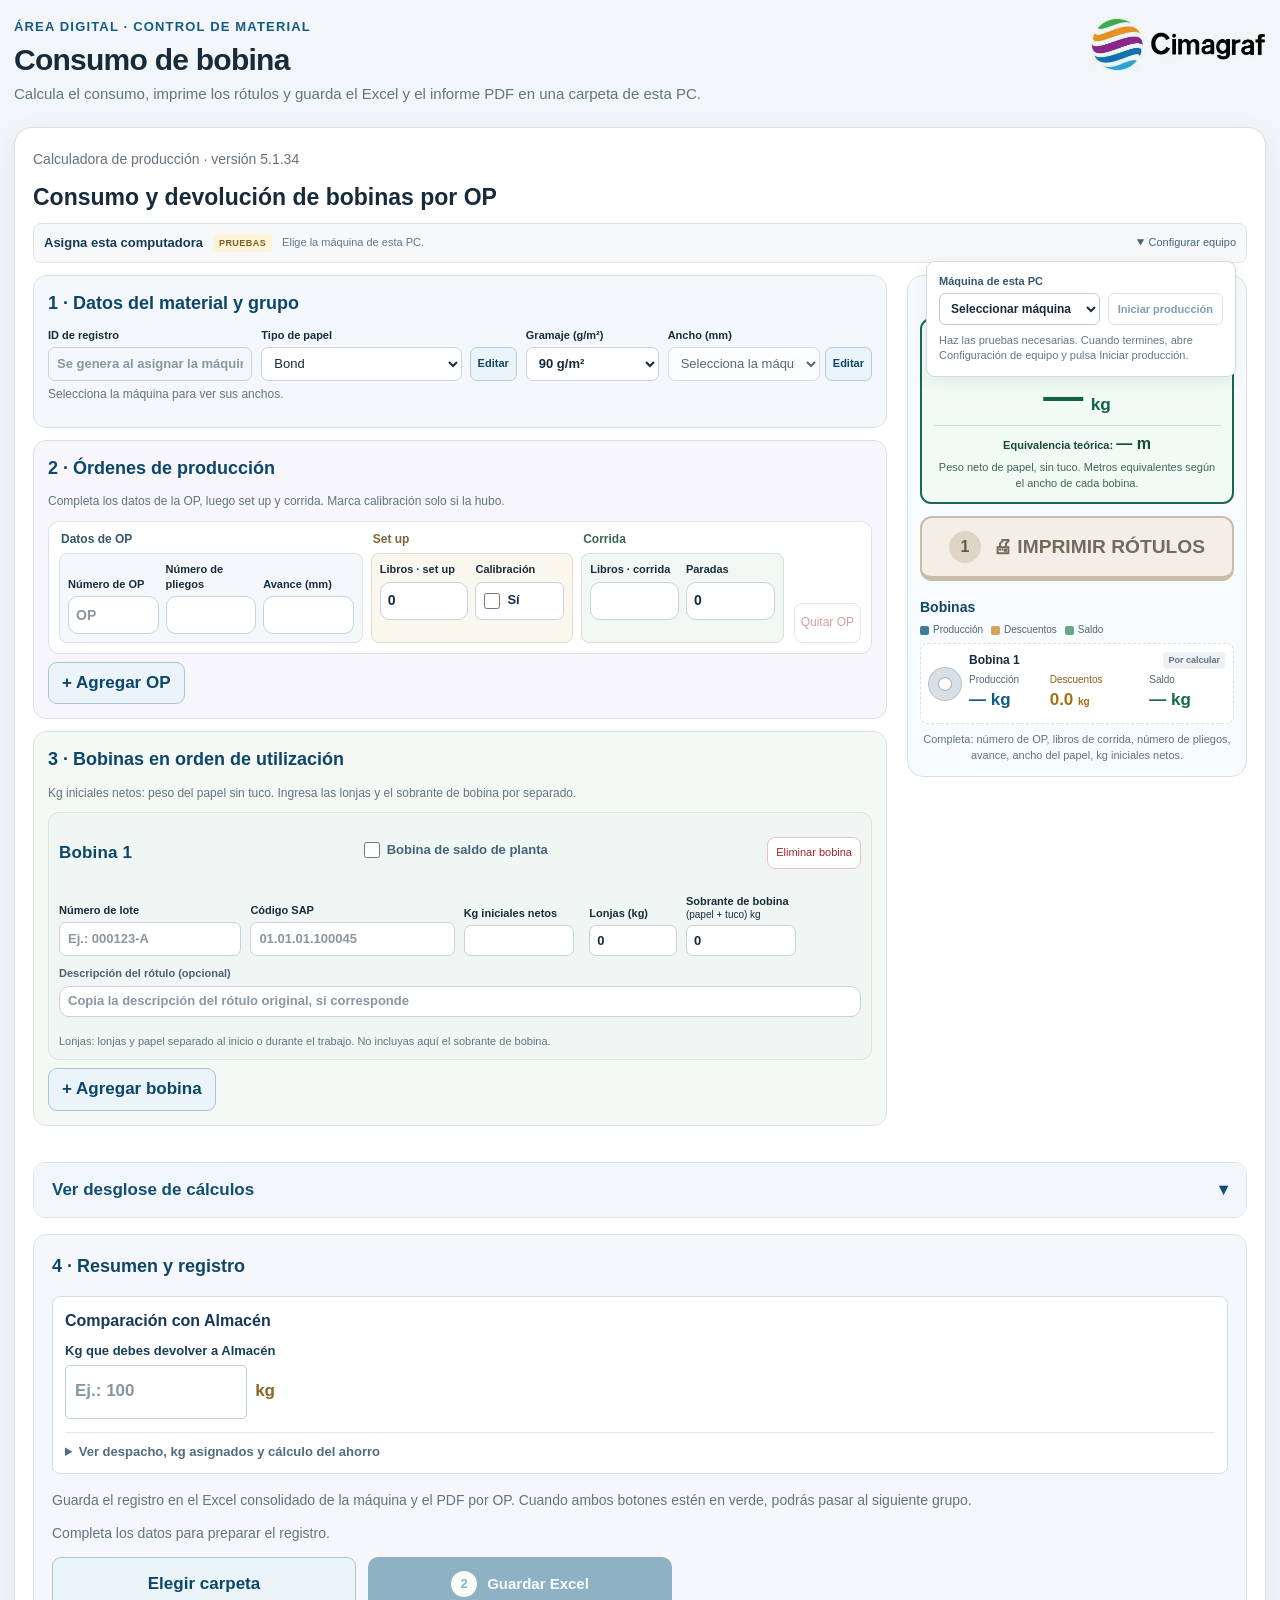
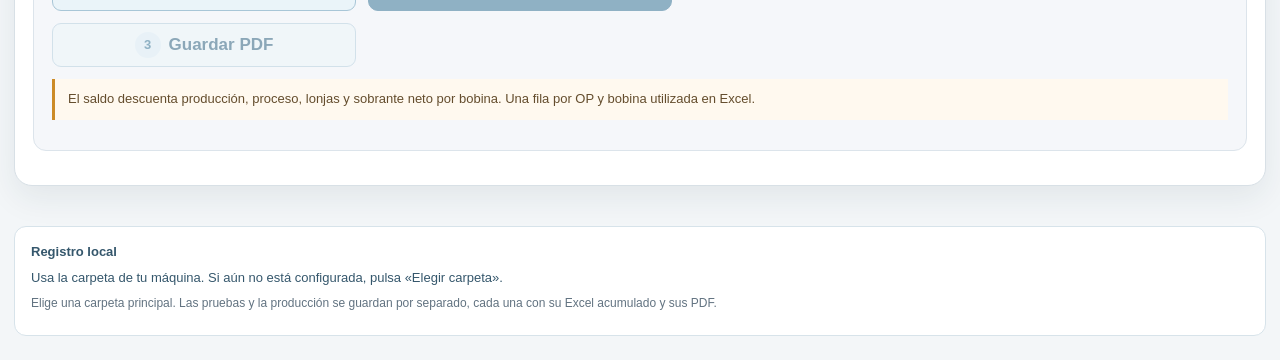
<file: index.html>
<!doctype html>
<html lang="es">
<head>
  <meta charset="utf-8">
  <meta name="viewport" content="width=device-width, initial-scale=1">
  <meta name="theme-color" content="#f4f6f8">
  <title>CIMAGRAF | Calculadora de consumo de bobinas</title>
  <meta name="description" content="Calculadora CIMAGRAF para consumo y devolución estimada de bobinas por orden de producción.">
  <meta property="og:type" content="website">
  <meta property="og:site_name" content="CIMAGRAF">
  <meta property="og:title" content="CIMAGRAF | Calculadora de consumo de bobinas">
  <meta property="og:description" content="Calcula metros, kilogramos consumidos y devolución estimada por OP.">
  <meta property="og:url" content="https://richard21ps.github.io/cimagraf-consumo-bobinas/">
  <meta name="twitter:card" content="summary">
  <meta name="twitter:title" content="CIMAGRAF | Calculadora de consumo de bobinas">
  <link rel="stylesheet" href="multi-bobinas.css?v=20261020-8333c40">
  <link rel="stylesheet" href="centrado-v26.css?v=2b90eeb">
<link rel="stylesheet" href="unico-v27.css?v=e9da0329">
<link rel="stylesheet" href="minimal-v28.css?v=72af7f10">
<link rel="stylesheet" href="compact-v40.css?v=5.1.24">
<link rel="stylesheet" href="report-summary.css?v=5.1.34">
<link rel="stylesheet" href="production.css?v=4.16.1">
<link rel="stylesheet" href="labels.css?v=5.1.13">
<link rel="stylesheet" href="intro.css?v=4.14.1">
  <style>
    :root {
      color-scheme: light;
      --ink: #172b3a;
      --muted: #627381;
      --line: #d8e0e6;
      --blue: #145b83;
      --blue-dark: #0d4669;
      --blue-soft: #eaf4f9;
      --green: #176b4b;
      --green-soft: #eaf6ef;
      --paper: #fff;
      --bg: #f3f6f8;
      --focus: #87c8e6;
      --shadow: 0 12px 32px rgba(24, 49, 67, .08);
    }
    * { box-sizing: border-box; }
    body {
      margin: 0;
      background: var(--bg);
      color: var(--ink);
      font-family: "Segoe UI", Arial, sans-serif;
      font-size: 17px;
      line-height: 1.45;
    }
    .page { width: min(100% - 32px, 1020px); margin: 0 auto; padding: 30px 0 40px; }
    header { margin-bottom: 22px; }
    .eyebrow { margin: 0 0 6px; color: var(--blue); font-size: 13px; font-weight: 800; letter-spacing: .09em; text-transform: uppercase; }
    h1 { margin: 0; font-size: clamp(27px, 4vw, 38px); line-height: 1.12; letter-spacing: -.025em; }
    .intro { max-width: 680px; margin: 10px 0 0; color: var(--muted); font-size: 17px; }
    .layout { display: grid; grid-template-columns: minmax(0, 1.12fr) minmax(320px, .88fr); gap: 0; align-items: stretch; overflow: hidden; background: var(--paper); border: 1px solid var(--line); border-radius: 18px; box-shadow: var(--shadow); }
    .card { background: var(--paper); }
    .form-card { padding: 26px; border: 0; border-radius: 0; box-shadow: none; }
    .section-title { margin: 0 0 17px; font-size: 19px; }
    .fields { display: grid; grid-template-columns: 1fr 1fr; gap: 16px; }
    .input-section { padding: 17px; border: 1px solid #d7e3ea; border-radius: 13px; background: #fff; }
    .input-section + .input-section { margin-top: 15px; }
    .input-section:first-of-type { background: #f7fbfd; }
    .input-section-heading { display: flex; align-items: center; gap: 10px; margin: 0 0 15px; color: var(--blue-dark); font-size: 17px; font-weight: 800; line-height: 1.25; }
    .step-number { display: inline-grid; flex: 0 0 31px; width: 31px; height: 31px; place-items: center; border-radius: 9px; background: var(--blue); color: #fff; font-size: 15px; }
    .input-section-note { margin: -6px 0 14px; color: var(--muted); font-size: 13px; }
    /* Las cantidades se ingresan escribiendo, sin flechas de incremento en los campos. */
    input[type="number"] { appearance: textfield; -moz-appearance: textfield; }
    input[type="number"]::-webkit-outer-spin-button,
    input[type="number"]::-webkit-inner-spin-button { -webkit-appearance: none; margin: 0; }
    .field { min-width: 0; }
    .field.full { grid-column: 1 / -1; }
    .entry-label { margin: 0 0 16px; padding: 9px 12px; border-radius: 9px; background: #eaf4f9; color: var(--blue-dark); font-size: 14px; font-weight: 800; }
    label { display: block; margin: 0 0 7px; font-size: 15px; font-weight: 750; }
    .hint { display: block; margin-top: 5px; color: var(--muted); font-size: 13px; }
    input, select {
      display: block; width: 100%; min-height: 54px; padding: 12px 14px;
      border: 1.5px solid #c7d2da; border-radius: 10px; background: #fff;
      color: var(--ink); font: inherit; font-size: 18px;
    }
    input::placeholder { color: #8797a3; }
    input:focus, select:focus, button:focus-visible { outline: 3px solid var(--focus); outline-offset: 2px; border-color: var(--blue); }
    input[readonly] { background: #f1f5f7; color: var(--blue-dark); font-weight: 800; }
    .material-row { display: grid; grid-template-columns: minmax(0, 1fr) auto; gap: 8px; }
    .add-material { min-width: 105px; padding: 6px 11px; border: 1.5px solid #b6cbd7; border-radius: 10px; background: var(--blue-soft); color: var(--blue-dark); font-size: 14px; font-weight: 800; cursor: pointer; }
    .add-material:hover { background: #dceef6; }
    .actions { display: flex; justify-content: flex-end; gap: 10px; margin-top: 20px; }
    button { font: inherit; }
    .reset { min-height: 48px; padding: 10px 16px; border: 1px solid #bdc9d1; border-radius: 10px; background: white; color: var(--ink); font-weight: 700; cursor: pointer; }
    .reset:hover { background: #f3f6f8; }
    .results { padding: 26px; border: 0; border-left: 1px solid var(--line); border-radius: 0; box-shadow: none; background: #f7fafb; }
    .results .section-title { margin-bottom: 6px; }
    .result-caption { margin: 0 0 17px; color: var(--muted); font-size: 14px; }
    .results .entry-label { margin-top: 12px; }
    /* Acción operativa principal: devolución de bobina, no consumo. */
    .delivery-summary { margin: 17px 0 19px; padding: 20px; border: 2px solid #176b4b; border-radius: 16px; background: #f1faf5; }
    .delivery-summary-label { margin: 0 0 10px; color: #176b4b; font-size: 13px; font-weight: 850; letter-spacing: .045em; text-transform: uppercase; }
    .delivery-main { display: flex; flex-direction: column; align-items: flex-start; gap: 2px; }
    .delivery-action { color: #123b2b; font-size: clamp(19px, 3vw, 25px); line-height: 1.2; font-weight: 850; }
    .delivery-weight { display: block; max-width: 100%; color: #116341; font-size: clamp(46px, 5.2vw, 62px); font-variant-numeric: tabular-nums; font-weight: 900; letter-spacing: -.045em; line-height: 1.08; overflow-wrap: anywhere; }
    .delivery-unit { font-size: .43em; font-weight: 850; letter-spacing: 0; }
    .delivery-meters { margin: 11px 0 0; padding-top: 11px; border-top: 1px solid #c9e4d6; color: #174934; font-size: 16px; font-weight: 700; line-height: 1.35; }
    .delivery-meters output { font-size: 22px; font-weight: 850; font-variant-numeric: tabular-nums; }
    .delivery-guidance { margin: 10px 0 0; font-size: 13px; color: #436453; line-height: 1.45; }
    .delivery-summary.delivery-shortage { border-color: #b42318; background: #fff2f0; }
    .delivery-shortage :is(.delivery-summary-label, .delivery-action, .delivery-weight, .delivery-meters, .delivery-guidance) { color: #a21f16; }
    .delivery-shortage .delivery-meters { border-top-color: #efc1ba; }
    .result-group.consumption-group { background: #f0f4f7; border-color: #dae3e9; }
    .consumption-group .result-group-title { color: #475e6d; }
    .consumption-group .result-label { color: #526875; font-size: 13px; }
    .consumption-group .result-value { font-size: clamp(24px, 3vw, 31px); color: #3f5b6d; }
    .consumption-group .result-unit { font-size: 15px; }
    @media (max-width: 460px) {
      .delivery-summary { padding: 16px; }
      .delivery-weight { font-size: clamp(44px, 12vw, 56px); }
      .delivery-meters output { font-size: 20px; }
    }
    .result-group { padding: 14px; border: 1px solid #c8dce7; border-radius: 14px; background: var(--blue-soft); }
    .result-group + .result-group { margin-top: 14px; }
    .result-group.return-group { border-color: #cce3d6; background: var(--green-soft); }
    .result-group-title { margin: 0 0 9px; color: var(--blue-dark); font-size: 15px; font-weight: 850; }
    .return-group .result-group-title { color: var(--green); }
    .result-box { padding: 8px 5px; }
    .result-pair { display: grid; grid-template-columns: 1fr 1fr; gap: 6px; }
    .result-label { margin: 0; color: #35576c; font-size: 14px; font-weight: 800; }
    .return-group .result-label { color: #35624e; }
    .result-value { display: block; margin-top: 5px; color: var(--blue-dark); font-size: clamp(34px, 5vw, 48px); font-variant-numeric: tabular-nums; font-weight: 850; letter-spacing: -.035em; line-height: 1.1; overflow-wrap: anywhere; }
    .return-group .result-value { color: var(--green); }
    .result-unit { font-size: 19px; font-weight: 750; letter-spacing: 0; }
    .result-status { min-height: 24px; margin: 13px 0 0; color: var(--muted); font-size: 14px; }
    .result-status.save-error { padding: 12px 14px; border: 1px solid #e4aaa8; border-radius: 10px; background: #fff0ef; color: #9b2c2c; font-weight: 750; }
    .field input[data-invalid="true"], .field select[data-invalid="true"] { border-color: #b72e2e; background: #fff4f3; }
    .save-material:disabled { opacity: .5; cursor: not-allowed; }
    .formula { margin-top: 16px; padding: 13px 15px; border: 1px solid var(--line); border-radius: 11px; background: #eef2f4; color: #536572; font-size: 14px; }
    .formula summary { color: var(--ink); font-weight: 750; cursor: pointer; }
    .formula-intro { margin: 10px 0 12px; }
    .formula-steps { display: grid; gap: 10px; }
    .formula-step { padding: 11px 12px; border: 1px solid #d8e0e6; border-radius: 9px; background: #fff; }
    .formula-step h4 { margin: 0 0 8px; color: var(--ink); font-size: 14px; }
    .equation { display: flex; flex-wrap: wrap; align-items: center; gap: 8px; margin: 0; color: var(--blue-dark); font-size: 14px; font-weight: 700; }
    .fraction { display: inline-grid; max-width: 100%; grid-template-rows: auto auto; text-align: center; vertical-align: middle; line-height: 1.3; }
    .numerator { padding: 2px 6px 4px; border-bottom: 2px solid currentColor; }
    .denominator { padding: 3px 6px 0; }
    .formula-note { margin: 11px 0 0; color: var(--muted); font-size: 13px; }
    .modal-backdrop { position: fixed; inset: 0; z-index: 10; display: none; place-items: center; padding: 18px; background: rgba(16, 34, 47, .48); }
    .modal-backdrop.open { display: grid; }
    .modal { width: min(100%, 430px); padding: 22px; border-radius: 16px; background: white; box-shadow: 0 20px 60px rgba(0,0,0,.2); }
    .modal h2 { margin: 0 0 16px; font-size: 21px; }
    .modal .field + .field { margin-top: 13px; }
    .modal-actions { display: flex; justify-content: flex-end; gap: 9px; margin-top: 20px; }
    .save-material { min-height: 46px; padding: 9px 15px; border: 0; border-radius: 10px; background: var(--blue); color: #fff; font-weight: 750; cursor: pointer; }
    .save-material:hover { background: var(--blue-dark); }
    .error { min-height: 20px; margin: 9px 0 0; color: #a12d28; font-size: 14px; }
    @media (max-width: 760px) {
      .page { width: min(100% - 22px, 560px); padding-top: 22px; }
      .layout { grid-template-columns: 1fr; }
      .form-card, .results { padding: 19px; }
      .results { order: 0; border-left: 0; border-top: 1px solid var(--line); }
    }
    @media (max-width: 460px) {
      body { font-size: 16px; }
      .fields { grid-template-columns: 1fr; gap: 13px; }
      .input-section { padding: 14px; }
      .input-section-heading { font-size: 16px; }
      .field.full { grid-column: auto; }
      .result-value { font-size: 38px; }
    }
    .multi-calculation-details{border:1px solid #dbe5eb;border-radius:12px;margin-bottom:16px;background:#fff;overflow:hidden}
    .multi-calculation-details>summary{cursor:pointer;list-style:none;padding:15px 18px;font-weight:750;color:#154e72;background:#f0f6fa;display:flex;align-items:center;justify-content:space-between}
    .multi-calculation-details>summary::-webkit-details-marker{display:none}
    .multi-calculation-details>summary span{transition:transform .2s}
    .multi-calculation-details[open]>summary span{transform:rotate(180deg)}
    .multi-calculation-details>h3,.multi-calculation-details>.multi-metrics,.multi-calculation-details>.multi-table-wrap,.multi-calculation-details>div[id]{margin-left:12px;margin-right:12px}
    /* El panel inferior nunca expone cálculos antes de abrir la flecha. */
    #multi-calculation-details:not([open]) > :not(summary) { display:none !important; }
    #multi-calculation-details .multi-calculation-content { padding:14px; }
    #multi-calculation-details .multi-calculation-content > h3 { margin-top:18px; }
    .multi-footer-actions button.save-confirmed:disabled{background:#14643b;color:#fff;border-color:#14643b;opacity:1;cursor:default}
    #access-dialog{width:min(430px,calc(100% - 32px));box-sizing:border-box;border:1px solid #cddce3;border-radius:18px;padding:26px;background:white;color:#193547;text-align:center}
    #access-dialog::backdrop{background:#13293899}
    #access-signin{margin:6px auto 0}
    #save-progress{max-width:520px;margin:12px 0 0;padding:12px 14px;border:1px solid #b9d9c7;border-radius:10px;background:#f1faf4}
    #save-progress-label{display:block;margin-bottom:8px;font-weight:700;color:#14643b}
    #save-progress-bar{display:block;width:100%;height:18px;appearance:none;border:0;border-radius:9px;overflow:hidden;accent-color:#218b52;background:#deeee4;box-shadow:inset 0 2px 4px #103c292b,0 2px 0 #b8d3c3}
    #save-progress-bar::-webkit-progress-bar{border-radius:9px;background:#deeee4;box-shadow:inset 0 2px 4px #103c292b}
    #save-progress-bar::-webkit-progress-value{border-radius:9px;background:linear-gradient(#81dca2,#32a967 45%,#187844);box-shadow:inset 0 1px 0 #c6f3d6,inset 0 -2px 0 #146039;transition:width .3s ease}
    #save-progress-bar::-moz-progress-bar{border-radius:9px;background:linear-gradient(#81dca2,#32a967 45%,#187844);box-shadow:inset 0 1px 0 #c6f3d6,inset 0 -2px 0 #146039}
    #save-progress.is-error #save-progress-label{color:#a52531}
    @media(prefers-reduced-motion:reduce){#save-progress-bar::-webkit-progress-value{transition:none}}
    #cloud-panel #cloud-edit{color:#fff;background:#a52531;border-color:#a52531}
    #cloud-panel #cloud-edit:hover{background:#851b25;border-color:#851b25}
    #cloud-next:not([hidden]){display:block;margin:12px 0 0 auto}
  </style>
</head>
<body>
  <aside id="welcome-intro" class="welcome-intro" hidden aria-label="Bienvenida a Cimagraf">
    <div class="welcome-intro-content">
      <div class="welcome-intro-mark" aria-hidden="true"></div>
      <div class="welcome-intro-reveal"><p class="welcome-intro-name">Cimagraf</p></div>
      <p class="welcome-intro-area">Área Digital</p>
      <p class="welcome-intro-caption">Calculadora de bobinas</p>
      <button id="welcome-intro-skip" type="button">Entrar</button>
    </div>
  </aside>
  <script src="intro.js?v=4.14.0"></script>
  <main class="page">
    <header class="brand-header"><img class="brand-logo" src="[data-uri]" alt="Cimagraf" width="350" height="105"><div class="brand-title">
      <p class="eyebrow">Área digital · control de material</p>
      <h1>Consumo de bobina</h1>
      <p class="intro" id="app-intro">Calcula el consumo, imprime los rótulos y guarda el Excel y el informe PDF en una carpeta de esta PC.</p>
    </div></header>

    <section class="multi-workspace" id="multi-root" aria-label="Cálculo avanzado de OP y bobinas">
      <p class="multi-muted" id="motor-version">Calculadora de producción · versión 5.1.34</p>
      <h2>Consumo y devolución de bobinas por OP</h2>
      <section class="machine-toolbar" aria-label="Máquina y numeración">
        <strong id="machine-name">Asigna esta computadora</strong><span id="machine-mode" class="machine-mode">PRUEBAS</span>
        <p id="machine-status" role="status" aria-live="polite">Elige la máquina de esta PC.</p>
        <details id="machine-setup"><summary>Configurar equipo</summary><div class="machine-settings"><div class="machine-setup-fields">
          <label>Máquina de esta PC<select id="machine-select"><option value="">Seleccionar máquina</option><option value="kirin-1c">Kirin 1C</option><option value="kirin-4c">Kirin 4C</option></select></label>
          <button id="machine-start" type="button" disabled>Iniciar producción</button>
        </div><p id="machine-connection-note">Haz las pruebas necesarias. Cuando termines, abre Configuración de equipo y pulsa Iniciar producción.</p>
        <div id="machine-start-confirm" class="machine-start-confirm" hidden><p>La máquina quedará fija en esta PC. Se limpiará el formulario actual y las pruebas guardadas se conservarán en su carpeta. Los nuevos registros irán a Producción.</p><button id="machine-start-confirm-button" type="button">Activar esta máquina</button> <button id="machine-start-cancel" type="button">Seguir en pruebas</button></div>
        </div></details>
      </section>
      <div class="multi-layout"><div class="multi-editor">
      <div class="multi-block">
        <h3>1 · Datos del material y grupo</h3>
        <div class="multi-grid material-grid">
          <label>ID de registro<input id="multi-group" placeholder="Se genera al asignar la máquina" maxlength="60" readonly></label>
          <div><label for="multi-paper">Tipo de papel</label><div class="multi-paper-picker"><select id="multi-paper"></select><button class="add-material" id="multi-add-material" type="button" aria-label="Editar papeles y gramajes">Editar</button></div></div>
          <label>Gramaje (g/m²)<select id="multi-gsm"></select></label>
          <div class="material-width-entry"><label for="multi-width">Ancho (mm)</label><div class="multi-width-picker"><select id="multi-width" aria-describedby="width-machine-note" disabled></select><button class="add-material" id="multi-add-width" type="button" disabled aria-label="Editar anchos" aria-expanded="false" aria-controls="width-form">Editar</button></div>
            <form id="width-form" class="width-add-panel" hidden novalidate><label for="width-new">Nuevo ancho (mm)</label><input id="width-new" type="number" min="0" step="any" inputmode="decimal" placeholder="Ej.: 700"><div><button class="multi-button" type="submit">Guardar</button><button class="multi-button" id="width-cancel" type="button">Cancelar</button></div><p id="width-error" role="status" hidden></p><section class="catalog-manager" aria-label="Anchos agregados"><h4>Anchos agregados</h4><ul class="catalog-list" id="width-custom-list"></ul></section></form>
          </div>
        </div>
        <p class="multi-muted" id="width-machine-note">Selecciona la máquina para ver sus anchos.</p>
        <p class="multi-muted" id="width-legacy-note" hidden>Este registro anterior usa anchos distintos y se conserva tal como fue registrado. Selecciona un ancho arriba solo si deseas unificarlos.</p>
      </div>
      <div class="multi-block">
        <h3>2 · Órdenes de producción</h3>
        <p class="multi-muted">Completa los datos de la OP, luego set up y corrida. Marca calibración solo si la hubo.</p>
        <div id="multi-op-list"></div>
        <button class="multi-button" id="multi-add-op" type="button">+ Agregar OP</button>
      </div>
      <div class="multi-block multi-bobbins">
        <h3>3 · Bobinas en orden de utilización</h3>
        <p class="multi-muted">Kg iniciales netos: peso del papel sin tuco. Ingresa las lonjas y el sobrante de bobina por separado.</p>
        <div id="multi-roll-list"></div>
        <button class="multi-button" id="multi-add-roll" type="button">+ Agregar bobina</button>
      </div>
      </div><aside class="multi-aside"><h3>Resultado de devolución</h3><section class="delivery-summary" id="multi-delivery-card"><h4 class="delivery-summary-label" id="multi-delivery-label">Saldo para devolver al almacén</h4><div class="delivery-main"><span class="delivery-action" id="multi-delivery-action">ENTREGAR</span><output class="delivery-weight" id="multi-delivery">— <span class="delivery-unit">kg</span></output></div><p class="delivery-meters"><span id="multi-delivery-meters-label">Equivalencia teórica: </span><output id="multi-delivery-meters">— m</output></p><p class="delivery-guidance" id="multi-delivery-guidance">Peso neto de papel, sin tuco. Metros equivalentes según el ancho de cada bobina.</p></section><button class="print-labels-action" id="multi-print" type="button" disabled>🖨 IMPRIMIR RÓTULOS</button><section class="compact-bobbin-panel" aria-labelledby="compact-bobbin-title"><h4 id="compact-bobbin-title">Bobinas</h4><p class="usage-legend"><span><i class="usage-produced"></i>Producción</span><span><i class="usage-removed"></i>Descuentos</span><span><i class="usage-balance"></i>Saldo</span></p><div id="multi-roll-usage" aria-live="polite"></div></section><p class="result-status" id="multi-delivery-status">Ingresa los datos y calcula para ver el saldo.</p></aside></div>
      <p class="multi-alert" id="multi-error" role="alert" hidden></p>
      <p class="multi-alert" id="multi-policy-warning" role="status" hidden></p>
      <p class="multi-success" id="multi-success" role="status" hidden></p>
      <section id="multi-results" class="multi-results">
        <details id="multi-calculation-details" class="multi-calculation-details">
          <summary>Ver desglose de cálculos <span aria-hidden="true">▾</span></summary>
          <div class="multi-calculation-content">
            <p id="multi-breakdown-hint" class="multi-muted" style="margin:15px">Completa los datos de las OP y bobinas para ver el desglose.</p>
            <h3>Resultados del grupo</h3>
            <div class="multi-metrics">
              <div class="multi-metric"><span>Consumo total</span><strong id="multi-total">—</strong></div>
              <div class="multi-metric"><span>Saldo de bobinas utilizadas</span><strong id="multi-saldo">—</strong></div>
              <div class="multi-metric"><span>Última bobina utilizada</span><strong id="multi-active">—</strong></div>
            </div>
            <h3>Resumen por OP</h3><div id="multi-ops-table"></div><p id="multi-process-note" class="multi-muted"></p>
            <h3>Resumen por bobina</h3><div id="multi-rolls-table"></div>
            <h3>Historial de asignación OP–bobina</h3><div id="multi-trace-table"></div>
            <h3>Desglose del registro por OP</h3>
            <div id="multi-op-registration-table" class="multi-table-wrap" aria-live="polite"></div>
          </div>
        </details>
        <div class="multi-block" aria-labelledby="multi-consolidated-title">
          <h3 id="multi-consolidated-title">4 · Resumen y registro</h3>
          <section class="warehouse-entry" aria-labelledby="warehouse-title">
            <h4 id="warehouse-title">Comparación con Almacén</h4>
            <div class="warehouse-row">
              <div class="warehouse-stat expected"><label for="warehouse-expected">Kg que debes devolver a Almacén</label><div class="warehouse-input-unit"><input id="warehouse-expected" type="number" min="0" step="any" placeholder="Ej.: 100" aria-describedby="warehouse-help"><span>kg</span></div></div>
              <div id="warehouse-comparison" aria-live="polite"></div>
            </div>
            <details id="warehouse-details" class="warehouse-details">
              <summary>Ver despacho, kg asignados y cálculo del ahorro</summary>
              <div class="warehouse-cards">
                <div class="warehouse-stat dispatch"><span class="warehouse-field-title">Total despachado</span><output id="warehouse-dispatched">0.0 kg</output><small>Suma de los kg de Almacén. No incluye la primera bobina si está marcada como saldo de planta.</small></div>
                <div class="warehouse-stat assigned"><span class="warehouse-field-title">Kg asignados</span><output id="warehouse-assigned">— kg</output><small>Total despachado menos lo que debes devolver a Almacén.</small></div>
              </div>
              <p id="warehouse-help" class="multi-muted">Completa solo la devolución prevista de todo el grupo. El ahorro en kg es el material asignado menos el consumo total, incluido lo utilizado del saldo de planta. El porcentaje es ahorro en kg ÷ kg asignados × 100. Si hay mayor consumo, se muestra en rojo.</p>
            </details>
          </section>
          <p class="multi-muted" id="multi-action-guide">Guarda el registro en el Excel consolidado de la máquina y el PDF por OP. Cuando ambos botones estén en verde, podrás pasar al siguiente grupo.</p>
          <p class="multi-muted" id="multi-summary-status" role="status" aria-live="polite">Completa los datos. El consumo se calculará automáticamente.</p>
          <div class="multi-footer-actions" role="group" aria-label="Resumen y envío del grupo" aria-describedby="multi-action-guide">
            <button class="multi-button" id="local-folder" type="button">Elegir carpeta</button>
            <button class="multi-primary" id="multi-register" type="button" disabled>Guardar Excel</button>
            <button class="multi-button" id="multi-save-pdf" type="button" disabled>Guardar PDF</button>
          </div>
          <div id="save-progress" hidden>
            <span id="save-progress-label" role="status"></span>
            <progress id="save-progress-bar" max="100" value="0" aria-label="Avance del guardado por etapas"></progress>
          </div>
          <button class="multi-primary" id="cloud-next" type="button" hidden>Siguiente grupo</button>
          <p class="multi-note" id="multi-registration-note">El saldo descuenta producción, proceso, lonjas y sobrante neto por bobina. Una fila por OP y bobina utilizada en Excel.</p>
        </div>
      </section>
    </section>
  </main>

  <div class="modal-backdrop" id="material-modal" role="dialog" aria-modal="true" aria-labelledby="modal-title">
    <form class="modal" id="material-form">
      <h2 id="modal-title">Papeles y gramajes</h2>
      <div class="field">
        <label for="new-name">Tipo de papel (existente o nuevo)</label>
        <input id="new-name" type="text" maxlength="40" placeholder="Ej.: Book Cream o Couche" list="material-name-suggestions" required>
        <datalist id="material-name-suggestions"></datalist>
        <span class="hint">Puedes usar un papel existente y añadirle un gramaje diferente.</span>
      </div>
      <div class="field">
        <label for="new-gsm">Gramaje (g/m²)</label>
        <input id="new-gsm" type="number" min="1" step="any" placeholder="Ej.: 115" required>
      </div>
      <p class="error" id="material-error" role="alert"></p>
      <div class="modal-actions">
        <button class="reset" id="cancel-material" type="button">Cerrar</button>
        <button class="save-material" type="submit">Agregar papel / gramaje</button>
      </div>
      <section class="catalog-manager" aria-label="Papeles y gramajes agregados"><h3>Papeles y gramajes agregados</h3><ul class="catalog-list" id="material-custom-list"></ul><p class="hint" id="material-catalog-status" role="status"></p></section>
    </form>
  </div>


  <section id="print-summary" class="print-summary cimagraf-report" aria-label="Rótulos para imprimir"></section>
  <script src="materials.js?v=5.1.12"></script>
  <script src="record-data.js?v=5.1.34"></script>
  <!-- Motor incluido en HTML para evitar que el navegador ejecute una versión antigua del JS. -->
<script>
(() => {
'use strict';
const $=id=>document.getElementById(id);
const root=$('multi-root');
if(!root)return;
const EPS=1e-8;
let ops=[{id:'',books:'',copies:'',advance:'',setupBooks:'0',calibration:false,stops:'0'}], rolls=[blankRoll()], result=null;
let restoredIdentity=null;
const nf=x=>new Intl.NumberFormat('es-PE',{minimumFractionDigits:1,maximumFractionDigits:1}).format(x);
const numeric=x=>x===''?NaN:Number(x);
const field=(title,value,attr)=>'<label>'+title+'<input '+attr+' value="'+escapeHtml(value)+'"></label>';
function escapeHtml(v){return String(v??'').replace(/[&"'<>]/g,c=>({'&':'&amp;','"':'&quot;',"'":'&#39;','<':'&lt;','>':'&gt;'}[c]));}
function markDirty(){
 result=null;
 $('warehouse-comparison').replaceChildren();updateWarehouseFigures();
 renderDeliveryBalance();
 refreshCoreTareNotes();renderRollUsage(null);$('multi-policy-warning').hidden=true;
 $('multi-delivery-status').textContent='Completa los datos de producción para calcular.';
 $('multi-error').hidden=true;$('multi-success').hidden=true;
 $('multi-register').disabled=!window.CimagrafSaveUI?.canSaveReceiptExcel();
 $('multi-save-pdf').disabled=!window.CimagrafSaveUI?.canSaveReceiptPDF();$('multi-print').disabled=true;
 $('print-summary').replaceChildren();
 $('multi-total').textContent='—';$('multi-saldo').textContent='—';$('multi-active').textContent='—';
 $('multi-process-note').textContent='';
 $('multi-ops-table').replaceChildren();
 $('multi-rolls-table').replaceChildren();
 $('multi-trace-table').replaceChildren();
 $('multi-op-registration-table').replaceChildren();
 $('multi-breakdown-hint').hidden=false;
 $('multi-summary-status').textContent='Completa los datos para preparar el registro.';
}
function coreTareControls(roll,index){
 return '<div class="core-tare-note" data-core-note="'+index+'"></div>';
}
function refreshCoreTareNotes(){
 rolls.forEach((roll,index)=>{
  const note=root.querySelector('[data-core-note="'+index+'"]');if(!note)return;
  const tare=coreTareFor($('multi-paper').value,roll.width);
  note.hidden=!(Number(roll.coreGross)>0)||tare!==null;
  if(note.hidden)return;
  // Sin referencia automática, el cálculo necesita el peso del tuco vacío.
  if(!note.querySelector('input'))note.innerHTML=field('Tuco vacío (kg)',roll.coreTare??'','type="number" min="0" step="any" data-roll="'+index+'" data-field="coreTare" placeholder="Tara para otro material"')+'<span>Para este material aún no hay un factor de tara. Ingresa el peso del tuco vacío.</span>';
 });
}

function blankRoll(id='Bobina 1',width=''){return {id,lot:'',sap:'',description:'',kg:'',width,scrap:'0',coreGross:'0',coreTare:'',isPlantBalance:false};}
function redraw(){
 rolls.forEach((roll,i)=>{roll.id='Bobina '+(i+1);if(i>0)roll.isPlantBalance=false;});
 $('multi-op-list').innerHTML=ops.map((o,i)=>'<div class="multi-row op-process-row"><div class="multi-row-head"><strong>OP '+(i+1)+'</strong><button class="multi-remove" data-kind="op" data-remove="'+i+'" type="button" '+(ops.length===1?'disabled':'')+'>Quitar OP</button></div><div class="multi-row-fields op-process-groups"><div class="op-phase-group op-group-info"><h4 class="op-phase-title" id="op-phase-info-'+i+'">Datos de OP</h4><fieldset class="op-phase op-phase-info" aria-labelledby="op-phase-info-'+i+'"><div class="op-phase-fields">'
  +field('Número de OP',o.id,'data-op="'+i+'" data-field="id" placeholder="OP" maxlength="45"')
  +field('Número de pliegos',o.copies,'type="number" min="1" step="1" data-op="'+i+'" data-field="copies"')
  +field('Avance (mm)',o.advance,'type="number" min="0" step="any" data-op="'+i+'" data-field="advance"')
  +'</div></fieldset></div><div class="op-phase-group op-group-setup"><h4 class="op-phase-title" id="op-phase-setup-'+i+'">Set up</h4><fieldset class="op-phase op-phase-setup" aria-labelledby="op-phase-setup-'+i+'"><div class="op-phase-fields">'
  +field('Libros · set up',o.setupBooks??'0','type="number" min="0" step="1" data-op="'+i+'" data-field="setupBooks"')
  +'<label class="op-calibration" title="Agrega la calibración de la máquina seleccionada a esta OP"><span>Calibración</span><span class="calibration-check"><input type="checkbox" data-op="'+i+'" data-field="calibration" aria-label="Calibración OP '+(i+1)+'" '+(o.calibration?'checked':'')+'><span>Sí</span></span></label>'
  +'</div></fieldset></div><div class="op-phase-group op-group-run"><h4 class="op-phase-title" id="op-phase-run-'+i+'">Corrida</h4><fieldset class="op-phase op-phase-run" aria-labelledby="op-phase-run-'+i+'"><div class="op-phase-fields">'
  +field('Libros · corrida',o.books,'type="number" min="1" step="1" data-op="'+i+'" data-field="books"')
  +field('Paradas',o.stops??'0','type="number" min="0" step="1" data-op="'+i+'" data-field="stops"')
  +'</div></fieldset></div></div></div>').join('');
 $('multi-roll-list').innerHTML=rolls.map((o,i)=>'<div class="multi-row" role="group" aria-labelledby="roll-title-'+i+'"><div class="multi-row-head"><strong id="roll-title-'+i+'">'+escapeHtml(o.id)+'</strong>'+(i===0?'<label class="plant-balance-check"><input type="checkbox" data-roll="0" data-field="isPlantBalance" '+(o.isPlantBalance?'checked':'')+'> Bobina de saldo de planta</label>':'')+'<button class="multi-remove" data-kind="roll" data-remove="'+i+'" type="button">Eliminar bobina</button></div><div class="multi-row-fields">'+field('Número de lote',o.lot,'data-roll="'+i+'" data-field="lot" maxlength="60" autocomplete="off" placeholder="Ej.: 000123-A" required')+field('Código SAP',o.sap,'data-roll="'+i+'" data-field="sap" inputmode="numeric" autocomplete="off" placeholder="01.01.01.100045" title="Escribe los 12 números; los puntos se agregan automáticamente." required')+field('Kg iniciales netos',o.kg,'type="number" min="0" step="any" data-roll="'+i+'" data-field="kg"')+field('Lonjas (kg)',o.scrap??'0','type="number" min="0" step="any" data-roll="'+i+'" data-field="scrap" placeholder="0" title="Peso de las lonjas y del papel separado al inicio o durante el trabajo, sin contar el sobrante junto al tuco."')+field('Sobrante de bobina <span class="label-unit">(papel + tuco) kg</span>',o.coreGross??'0','type="number" min="0" step="any" data-roll="'+i+'" data-field="coreGross" placeholder="0" title="Peso del papel que queda junto al tuco, incluyendo el tubo de cartón."')+'</div><div class="roll-label-description">'+field('Descripción del rótulo (opcional)',o.description,'data-roll="'+i+'" data-field="description" maxlength="120" placeholder="Copia la descripción del rótulo original, si corresponde"')+'</div><p class="removal-help">Lonjas: lonjas y papel separado al inicio o durante el trabajo. No incluyas aquí el sobrante de bobina.</p>'+coreTareControls(o,i)+'</div>').join('');
 refreshCoreTareNotes();renderRollUsage(result);
}
function formatSapInput(input){
 const raw=input.value, cursor=input.selectionStart;
 const digits=raw.replace(/[^0-9]/g,'').slice(0,12);
 const formatted=[digits.slice(0,2),digits.slice(2,4),digits.slice(4,6),digits.slice(6)].filter(Boolean).join('.');
 if(raw===formatted)return;
 input.value=formatted;
 if(cursor===null)return;
 let remaining=raw.slice(0,cursor).replace(/[^0-9]/g,'').length, offset=0;
 while(remaining>0&&offset<formatted.length){
  if(formatted[offset]!=='.')remaining--;
  offset++;
 }
 input.setSelectionRange(offset,offset);
}
function updateWarehouseFigures(){
 const input=$('warehouse-expected');
 const weights=rolls.map((b,i)=>i===0&&b.isPlantBalance?0:b.kg===''?0:Number(b.kg));
 const total=weights.every(v=>Number.isFinite(v)&&v>=0)?weights.reduce((sum,v)=>sum+v,0):null;
 $('warehouse-dispatched').textContent=total===null?'— kg':nf(total)+' kg';
 if(total!==null)input.max=String(total);else input.removeAttribute('max');
 const expected=input.value===''||input.validity.badInput?null:Number(input.value);
 const assigned=total!==null&&expected!==null&&Number.isFinite(expected)&&expected>=0?total-expected:null;
 $('warehouse-assigned').textContent=assigned===null?'— kg':nf(assigned)+' kg';
 $('warehouse-assigned').classList.toggle('invalid',assigned!==null&&assigned<0);
}
document.addEventListener('wheel',event=>{
 const input=event.target.closest?.('input[type="number"]');
 if(input&&document.activeElement===input)event.preventDefault();
},{passive:false,capture:true});
root.addEventListener('input',e=>{
 if(e.target.closest('#width-form')||e.target.id==='multi-width')return;
 const t=e.target, type=t.dataset.op!==undefined?'op':t.dataset.roll!==undefined?'roll':null;
 if(type){
  if(type==='roll'&&t.dataset.field==='sap')formatSapInput(t);
  const idx=Number(t.dataset[type]);(type==='op'?ops:rolls)[idx][t.dataset.field]=t.type==='checkbox'?t.checked:t.value;
  if(type==='op'&&['setupBooks','stops'].includes(t.dataset.field))ops[idx][t.dataset.field]=t.validity.badInput?NaN:t.value;
 }
 markDirty();scheduleAuto();
});
root.addEventListener('focusout',e=>{
 const t=e.target;
 if(t.dataset.op===undefined||!['setupBooks','stops'].includes(t.dataset.field)||t.value!==''||t.validity.badInput)return;
 t.value='0';ops[Number(t.dataset.op)][t.dataset.field]='0';markDirty();scheduleAuto();
});
root.addEventListener('change',e=>{
 if(e.target.closest('#width-form')||e.target.id==='multi-width')return;
 markDirty();scheduleAuto();
});
root.addEventListener('click',e=>{
 const b=e.target.closest('button');if(!b)return;
 const remove=b.dataset.remove;
 if(remove!==undefined){
  const index=Number(remove),isRoll=b.dataset.kind==='roll',data=isRoll?rolls:ops;
  if(!data[index]||(!isRoll&&data.length===1))return;
  data.splice(index,1);
  if(isRoll&&!data.length)data.push(blankRoll('Bobina 1',selectedWidth()));
  markDirty();redraw();scheduleAuto();
  if(isRoll)root.querySelector('[data-roll="'+Math.min(index,data.length-1)+'"][data-field="lot"]').focus();
 }
});
$('multi-add-op').addEventListener('click',()=>{ops.push({id:'',books:'',copies:'',advance:'',setupBooks:'0',calibration:false,stops:'0'});markDirty();redraw();scheduleAuto();});
$('multi-add-roll').addEventListener('click',()=>{rolls.push(blankRoll('Bobina '+(rolls.length+1),selectedWidth()));markDirty();redraw();scheduleAuto();});
const WIDTH_CATALOG_KEY='cimagraf-widths-v2';
const MACHINE_WIDTHS={
 'kirin-1c':{name:'Kirin 1C',defaults:[480,640,660]},
 'kirin-4c':{name:'Kirin 4C',defaults:[469]}
};
let widthMachine='';
const customWidths=new Map();
function sortedWidths(values){return [...new Set((Array.isArray(values)?values:[]).map(v=>typeof v==='number'||typeof v==='string'?Number(v):NaN).filter(v=>Number.isFinite(v)&&v>0))].sort((a,b)=>a-b);}
function widthStorageKey(){return WIDTH_CATALOG_KEY+':'+widthMachine;}
function readCustomWidths(){
 if(!customWidths.has(widthMachine)){
  let widths=[];
  try{widths=sortedWidths(JSON.parse(localStorage.getItem(widthStorageKey())||'[]'));}catch(_){}
  customWidths.set(widthMachine,widths);
 }
 return customWidths.get(widthMachine);
}
function extraWidths(){return widthMachine?readCustomWidths().filter(width=>!MACHINE_WIDTHS[widthMachine].defaults.includes(width)):[];}
function renderCustomWidths(){
 $('width-custom-list').innerHTML=extraWidths().map(width=>'<li><span>'+width+' mm</span><button class="catalog-remove" type="button" data-width-remove="'+width+'" aria-label="Eliminar ancho '+width+' mm">Eliminar</button></li>').join('')||'<li>Aún no hay anchos agregados.</li>';
}
function availableWidths(){
 const machine=MACHINE_WIDTHS[widthMachine];
 return machine?sortedWidths([...machine.defaults,...readCustomWidths()]):[];
}
function renderWidthOptions(preferred='',restoring=false){
 const select=$('multi-width'),value=String(preferred),machine=MACHINE_WIDTHS[widthMachine];
 const extra=restoring&&Number(value)>0&&Number.isFinite(Number(value))?[Number(value)]:[];
 select.replaceChildren();select.add(new Option(machine?'Seleccionar':'Selecciona la máquina',''));
 for(const width of sortedWidths([...availableWidths(),...extra]))select.add(new Option(String(width),String(width)));
 if(restoring&&value==='__mixed__')select.add(new Option('Varios (anterior)','__mixed__'));
 select.value=[...select.options].some(o=>o.value===value)?value:'';
 select.disabled=!machine;$('multi-add-width').disabled=!machine;
 $('width-machine-note').textContent=machine?'Anchos de '+machine.name+'. El papel, gramaje y ancho se aplican a todas las bobinas del grupo.':'Selecciona la máquina para ver sus anchos.';
 $('width-legacy-note').hidden=select.value!=='__mixed__';
 renderCustomWidths();
}
function syncWidthMachine(machineKey){
 const next=Object.hasOwn(MACHINE_WIDTHS,machineKey)?machineKey:'';
 if(next===widthMachine)return;
 widthMachine=next;
 for(const roll of rolls)roll.width='';
 renderWidthOptions();closeWidthForm();
}
function selectedWidth(){const value=Number($('multi-width').value);return Number.isFinite(value)&&value>0?String(value):'';}
function applyCommonWidth(value){
 const width=Number(value);if(!availableWidths().includes(width))return false;
 for(const roll of rolls)roll.width=String(width);
 renderWidthOptions(String(width));markDirty();redraw();scheduleAuto();return true;
}
function restoreWidthSelection(){
 const widths=[...new Set(rolls.map(r=>Number(r.width)).filter(v=>Number.isFinite(v)&&v>0))];
 renderWidthOptions(widths.length>1?'__mixed__':widths.length===1&&rolls.every(r=>Number(r.width)>0)?String(widths[0]):'',true);
}
function closeWidthForm(){
 $('width-form').hidden=true;$('multi-add-width').setAttribute('aria-expanded','false');$('width-new').value='';$('width-error').hidden=true;
}
$('multi-width').addEventListener('change',()=>{
 if(!widthMachine||$('multi-width').value==='__mixed__')return;
 if(!applyCommonWidth($('multi-width').value)){for(const roll of rolls)roll.width='';renderWidthOptions('');markDirty();redraw();scheduleAuto();}
});
$('multi-add-width').addEventListener('click',()=>{
 if(!widthMachine)return;
 const open=$('width-form').hidden;$('width-form').hidden=!open;$('multi-add-width').setAttribute('aria-expanded',String(open));
 if(open){$('width-error').hidden=true;$('width-new').focus();}
});
$('width-cancel').addEventListener('click',()=>{closeWidthForm();$('multi-add-width').focus();});
$('width-custom-list').addEventListener('click',event=>{
 const button=event.target.closest('[data-width-remove]');if(!button||!widthMachine)return;
 const width=Number(button.dataset.widthRemove);
 if(!extraWidths().includes(width))return;
 const remaining=readCustomWidths().filter(value=>value!==width);customWidths.set(widthMachine,remaining);
 let saved=true;try{localStorage.setItem(widthStorageKey(),JSON.stringify(remaining));}catch(_){saved=false;}
 const active=$('multi-width').value,removedActive=active===String(width);
 if(removedActive){
  for(const roll of rolls)roll.width='';
  renderWidthOptions();markDirty();scheduleAuto();
 }else renderWidthOptions(active,true);
 $('width-error').textContent=!saved?'Ancho eliminado en esta sesión.':removedActive?'Ancho eliminado. Selecciona otro para este grupo.':'Ancho eliminado de esta máquina.';
 $('width-error').hidden=false;
 $('width-new').focus();
});
$('width-form').addEventListener('submit',event=>{
 event.preventDefault();if(!widthMachine)return;
 const value=Number($('width-new').value);
 if($('width-new').validity.badInput||!Number.isFinite(value)||value<=0){$('width-error').textContent='Ingresa un ancho mayor que cero.';$('width-error').hidden=false;$('width-new').focus();return;}
 const added=sortedWidths([...extraWidths(),...(MACHINE_WIDTHS[widthMachine].defaults.includes(value)?[]:[value])]);customWidths.set(widthMachine,added);let remembered=true;
 try{localStorage.setItem(widthStorageKey(),JSON.stringify(added));}catch(_){remembered=false;}
 applyCommonWidth(value);closeWidthForm();$('multi-width').focus();
 if(!remembered){$('width-error').textContent='Ancho aplicado. El navegador no pudo guardarlo para la próxima visita.';$('width-error').hidden=false;$('width-form').hidden=false;$('multi-add-width').setAttribute('aria-expanded','true');}
});
function mode(){root.hidden=false;}
// Tara proporcional al ancho: referencias pesadas por operación, en kg/mm.
function coreTareFor(paper,width){
 const mm=numeric(width);
 if(!Number.isFinite(mm)||mm<=0)return null;
 if(/^bond(?:\s|$)/i.test(paper.trim()))return mm*0.990/480;
 if(/^book\s*cream(?:\s|$)/i.test(paper.trim()))return mm*1.702/640;
 return null;
}
function bobbinRemoval(r,allowUnknown=false){
 const retired=(r.scrap??'')===''?0:numeric(r.scrap);
 const gross=(r.coreGross??'')===''?0:numeric(r.coreGross);
 if(!Number.isFinite(retired)||retired<0)throw Error('El peso de lonjas de '+r.id+' debe ser mayor o igual a 0 kg.');
 if(!Number.isFinite(gross)||gross<0)throw Error('El sobrante de bobina (papel + tuco) de '+r.id+' debe ser mayor o igual a 0 kg.');
 const automaticTare=coreTareFor($('multi-paper').value,r.width);
 const rawTare=automaticTare??(r.coreTare??'');
 if(gross>0&&rawTare===''){
  if(allowUnknown)return {retired,gross,tare:null,corePaper:null,total:null,pending:true};
  throw Error('Saldo pendiente en '+r.id+': el sobrante incluye cartón. Falta el peso del tuco vacío para calcular el papel real.');
 }
 const tare=gross>0?numeric(rawTare):0;
 if(!Number.isFinite(tare)||tare<0||tare>gross)throw Error('El sobrante de bobina (papel + tuco) de '+r.id+' debe ser igual o mayor que el peso del tuco vacío ('+Number(tare).toFixed(3)+' kg).');
 const corePaper=gross-tare;
 return {retired,gross,tare,corePaper,total:retired+corePaper,pending:false};
}
function validate(machineKey=''){
 const whitePassMeters=machineKey==='kirin-4c'?13:20;
 const gsm=numeric($('multi-gsm').value),paper=$('multi-paper').value.trim();
 if(!paper||!Number.isFinite(gsm)||gsm<=0)throw Error('Selecciona un papel y gramaje válidos.');
 const rollIds=new Set(),opIds=new Set();
 for(const r of rolls){
  r.id=r.id.trim();
  const kg=numeric(r.kg),width=numeric(r.width);
  const removal=bobbinRemoval(r),scrap=removal.total;
  if(Number.isFinite(kg)&&scrap>kg)throw Error('Las lonjas y el sobrante de papel de '+r.id+' no pueden superar el peso inicial.');
  if(!r.id||!Number.isFinite(kg)||kg<=0)throw Error('Completa los kg iniciales netos de todas las bobinas.');
  if(!Number.isFinite(width)||width<=0)throw Error('Indica un ancho en mm válido para '+r.id+'.');
  if(/[~^|,:\r\n]/.test(r.id))throw Error('Los identificadores de bobina no pueden contener separadores especiales.');
  if(rollIds.has(r.id.toLocaleLowerCase()))throw Error('Cada bobina debe tener un identificador único.');
  rollIds.add(r.id.toLocaleLowerCase());
 }
 for(const o of ops){
  o.id=o.id.trim();
  const b=numeric(o.books),c=numeric(o.copies),a=numeric(o.advance);
  if(!o.id||!Number.isInteger(b)||b<=0||!Number.isInteger(c)||c<=0||!Number.isFinite(a)||a<=0)throw Error('Completa las OP con libros, copias y avance válidos.');
  const setup=Number(o.setupBooks??0),stops=Number(o.stops??0);
  if(!Number.isSafeInteger(setup)||setup<0||!Number.isSafeInteger(stops)||stops<0)throw Error('Indica libros de set up y paradas enteras, mayores o iguales a cero, para '+o.id+'.');
  if(o.calibration!=null&&typeof o.calibration!=='boolean')throw Error('Revisa la calibración de '+o.id+'.');
  if(/[~^|,\r\n]/.test(o.id))throw Error('El número de OP no puede contener separadores especiales.');
  if(opIds.has(o.id.toLocaleLowerCase()))throw Error('No dupliques una misma OP.');
  opIds.add(o.id.toLocaleLowerCase());
 }
 const loads=rolls.map((r,index)=>{
  const width=numeric(r.width),initial=numeric(r.kg),removal=bobbinRemoval(r),scrap=removal.total;
  return {isPlantBalance:index===0&&r.isPlantBalance===true,id:r.id,lot:String(r.lot??'').trim(),sap:String(r.sap??'').trim(),description:String(r.description??'').trim(),width,rate:width*gsm/1000000,initial,scrap,retired:removal.retired,problems:removal.retired>0?[...(r.problems||[])]:[],areas:removal.retired>0?[...(r.areas||[])]:[],coreGross:removal.gross,coreTare:removal.tare,corePaper:removal.corePaper,left:initial-scrap,used:0,usedMeters:0,productiveKg:0,processKg:0};
 });
 const details=[],sums=[],tol=1e-9;
 // Una unidad por OP; las unidades de bobinas que exceden las OP se asignan a la última OP.
 const spliceCount=Math.max(ops.length,rolls.length);
 let ri=0,consumedTotal=0,missingMeters=0,firstMissingOp=null;
 for(const [oi,o] of ops.entries()){
  const productionMeters=numeric(o.books)*numeric(o.copies)*numeric(o.advance)/1000;
  const setupMeters=Number(o.setupBooks??0)*(numeric(o.copies)*numeric(o.advance)/1000+whitePassMeters);
  const calibrationMeters=o.calibration?6+whitePassMeters:0;
  const stopMeters=Number(o.stops??0)*(numeric(o.copies)*numeric(o.advance)/1000+whitePassMeters);
  const spliceMeters=20*(1+(oi===ops.length-1?spliceCount-ops.length:0));
  const plan={setupMeters,calibrationMeters,spliceMeters,productionMeters,stopMeters};
  const meters=Object.values(plan).reduce((a,n)=>a+n,0);
  if(!Number.isFinite(meters)||meters<=0||!Number.isFinite(productionMeters))throw Error('Metraje no válido para '+o.id+'.');
  let opKg=0,productiveKg=0,processKg=0;
  const categoryKg={};
  for(const [category,amount] of Object.entries(plan)){
   let pendingMeters=amount,guard=0;categoryKg[category]=0;
   while(pendingMeters>tol){
    if(++guard>loads.length+2)throw Error('No se pudo asignar el consumo de '+o.id+'.');
    const r=loads[ri];
    if(!r){missingMeters+=pendingMeters;firstMissingOp??=o.id;break;}
    const takenMeters=Math.min(r.left/r.rate,pendingMeters);
    if(takenMeters<=tol){r.left=0;ri++;continue;}
    const takenKg=takenMeters*r.rate,productive=category==='productionMeters';
    r.used+=takenKg;r.usedMeters+=takenMeters;
    if(productive){r.productiveKg+=takenKg;productiveKg+=takenKg;}else{r.processKg+=takenKg;processKg+=takenKg;}
    categoryKg[category]+=takenKg;
    r.left=Math.max(0,r.initial-r.scrap-r.used);
    pendingMeters=Math.max(0,pendingMeters-takenMeters);opKg+=takenKg;
    let move=details.at(-1);
    if(!move||move.op!==o.id||move.bobina!==r.id){move={op:o.id,bobina:r.id,ancho:r.width,kg:0,metros:0,productiveKg:0,processKg:0,productionMeters:0,setupMeters:0,calibrationMeters:0,spliceMeters:0,stopMeters:0,saldo:r.left,seq:details.length+1};details.push(move);}
    move.kg+=takenKg;move.metros+=takenMeters;move[category]+=takenMeters;move.saldo=r.left;
    if(productive)move.productiveKg+=takenKg;else move.processKg+=takenKg;
    if(r.left<=tol){r.left=0;ri++;}
   }
  }
  sums.push({op:o.id,kg:opKg,metros:meters,...plan,productiveKg,processKg,categoryKg});
  consumedTotal+=opKg;
 }
 if(missingMeters>tol){
  // Los grupos nuevos tienen un único ancho. En un grupo anterior con anchos
  // mixtos, la conversión a kg se estima con el ancho de la última bobina.
  const last=loads.at(-1);
  throw Object.assign(Error('Material insuficiente desde la OP '+firstMissingOp+'. Agrega otra bobina o corrige los datos.'),{
   shortage:{meters:missingMeters,kg:missingMeters*last.rate,width:last.width,mixed:loads.some(b=>b.width!==last.width),loads}
  });
 }
 // Reserva física del sobrante desde el inicio, pero atribución a la OP de cierre.
 for(const load of loads){
  const moves=details.filter(move=>move.bobina===load.id);
  for(const move of moves.slice(0,-1))move.saldo+=load.corePaper;
 }
 for(const sum of sums){sum.retiredKg=0;sum.corePaperKg=0;}
 for(const load of loads){
  const moves=details.filter(move=>move.bobina===load.id);
  const first=sums.find(sum=>sum.op===(moves[0]?.op||ops[0].id));
  const last=sums.find(sum=>sum.op===(moves.at(-1)?.op||ops[0].id));
  first.retiredKg+=load.retired;last.corePaperKg+=load.corePaper;
 }
 for(const sum of sums)sum.totalConsumedKg=sum.kg+sum.retiredKg+sum.corePaperKg;
 const usedRolls=loads.filter(r=>r.used>tol||r.scrap>tol);
 const totalScrap=usedRolls.reduce((a,r)=>a+r.scrap,0);
 const saldo=usedRolls.reduce((a,r)=>a+r.left,0);
 const saldoMetros=usedRolls.reduce((a,r)=>a+r.left/r.rate,0);
 return {deductionAllocation:'start-end',paper,gsm,details,sums,loads,usedRolls,total:consumedTotal,totalScrap,saldo,saldoMetros,
   processRules:whitePassMeters===13?3:2,whitePassMeters,spliceCount,spliceMeters:spliceCount*20,
   totalProductive:usedRolls.reduce((a,r)=>a+r.productiveKg,0),totalProcess:usedRolls.reduce((a,r)=>a+r.processKg,0),
   sourceOps:ops.map(o=>({id:o.id,books:Number(o.books),copies:Number(o.copies),advance:Number(o.advance),setupBooks:Number(o.setupBooks??0),calibration:!!o.calibration,stops:Number(o.stops??0)}))};
}

function table(headers,rows){return '<div class="multi-table-wrap"><table class="multi-table"><thead><tr>'+headers.map(x=>'<th>'+x+'</th>').join('')+'</tr></thead><tbody>'+rows.map(row=>'<tr>'+row.map((cell,i)=>'<td'+(i?' class="num"':'')+'>'+escapeHtml(cell)+'</td>').join('')+'</tr>').join('')+'</tbody></table></div>';}
function renderRollUsage(r){
 const target=$('multi-roll-usage');if(!target)return;
 target.innerHTML=rolls.map((roll,index)=>{
  const b=r?.loads[index];
  if(!b){
   let removal;try{removal=bobbinRemoval(roll,true);}catch(_){removal=null;}
   const pending=removal?.pending,amount=removal?(pending?removal.retired+removal.gross:removal.total):null;
   return '<article class="mini-roll mini-pending"><span class="roll-mini-icon" aria-hidden="true"></span><div class="mini-roll-body"><div class="mini-roll-title"><strong>'+escapeHtml(roll.id)+'</strong><span>'+(pending?'FALTA TARA':'Por calcular')+'</span></div><p class="mini-roll-values"><span>Producción <b>— kg</b></span><span class="mini-removed">Descuentos <b>'+(amount===null?'—':nf(amount))+' <small>kg</small></b></span><span>Saldo <b>— kg</b></span></p>'+(pending?'<p class="mini-roll-note">La suma incluye cartón. Saldo pendiente hasta conocer la tara.</p>':'')+'</div></article>';
  }
  const active=b.used>EPS||b.scrap>EPS,empty=active&&b.left<=EPS;
  const state=!active?'SIN UTILIZAR':empty?'AGOTADA':'CON SALDO';
  const width=value=>Math.max(0,Math.min(100,value/b.initial*100));
  const productive=b.productiveKg??b.used,removed=b.scrap+(b.processKg||0);
  const produced=width(productive),removedEnd=width(productive+removed);
  const description=b.id+': producción '+nf(productive)+' kg, lonjas, sobrante neto y proceso '+nf(removed)+' kg, saldo '+nf(b.left)+' kg. '+state+'.';
  const balanceColor=active?'#65a887':'#d7e0e6';
  return '<article class="mini-roll '+(!active?'usage-idle':empty?'usage-empty':'usage-ready')+'"><span class="roll-mini-icon" aria-hidden="true" style="background:conic-gradient(#427a9e 0% '+produced+'%,#d5a457 '+produced+'% '+removedEnd+'%,'+balanceColor+' '+removedEnd+'% 100%)"></span><div class="mini-roll-body"><div class="mini-roll-title"><strong>'+escapeHtml(b.id)+'</strong><span class="mini-roll-badge">'+state+'</span></div>'
   +'<p class="mini-roll-values"><span>Producción <b>'+nf(productive)+' <small>kg</small></b></span><span class="mini-removed">Descuentos <b>'+nf(removed)+' <small>kg</small></b></span><span>'+(!active?'Disponible':'Saldo')+' <b>'+nf(b.left)+' <small>kg</small></b></span></p>'
   +'<div class="usage-bar" role="img" aria-label="'+escapeHtml(description)+'"><span class="usage-produced" style="width:'+produced+'%"></span><span class="usage-removed" style="width:'+width(removed)+'%"></span><span class="'+(active?'usage-balance':'usage-unused')+'" style="width:'+width(b.left)+'%"></span></div>'
   +(!active?'<p class="mini-roll-note">No suma a la devolución</p>':'')+'</div></article>';
 }).join('');
}

function show(){
 try{
  const identity=window.CimagrafProduction?.metadata()||restoredIdentity||{};
  const r=validate(identity.machineKey);
  const group=$('multi-group').value.trim();
  const type=ops.length>1?(rolls.length>1?'Varias OP / varias bobinas':'Varias OP / una bobina'):(rolls.length>1?'Una OP / varias bobinas':'Una OP / una bobina');
  updateWarehouseFigures();
  result={...r,...identity,group,type,comparisonBasis:'assigned',comparisonMethod:'consumption',savingsInRegister:true,warehouseExpectedKg:$('warehouse-expected').validity.valid&&$('warehouse-expected').value!==''?Number($('warehouse-expected').value):null};
  $('warehouse-comparison').innerHTML=$('warehouse-expected').validity.valid?window.CimagrafRecord.comparisonHTML(result,false):'<p class="multi-alert">La devolución prevista debe estar entre 0 kg y el total despachado.</p>';$('multi-error').hidden=true;$('multi-success').hidden=false;$('multi-breakdown-hint').hidden=true;
  $('multi-success').textContent='Cálculo correcto. La asignación de bobinas es secuencial y no se ha duplicado ningún peso inicial.';
  $('multi-results').hidden=false;
  renderDeliveryBalance(r);
  renderRollUsage(r);
  $('multi-policy-warning').hidden=true;
  $('multi-delivery-status').textContent='Saldo después de producción, set up, calibración, paradas, empalmes, lonjas y sobrante neto.';
  $('multi-process-note').textContent='Pase en blanco: '+r.whitePassMeters+' m para set up, calibración y paradas. Empalmes: '+r.spliceCount+' × 20 m = '+nf(r.spliceMeters)+' m. Se toma la mayor cantidad entre OP y bobinas registradas; el exceso sobre las OP se asigna a la última OP.';
  $('multi-total').textContent=nf(r.total)+' kg';$('multi-saldo').textContent=nf(r.saldo)+' kg';$('multi-active').textContent=r.usedRolls.at(-1)?.id||'—';
  $('multi-ops-table').innerHTML=table(['OP','Producción (m)','Set up (m)','Calibración (m)','Paradas (m)','Empalmes (m)','Total (kg)'],r.sums.map(x=>[x.op,nf(x.productionMeters),nf(x.setupMeters),nf(x.calibrationMeters),nf(x.stopMeters),nf(x.spliceMeters),nf(x.totalConsumedKg??x.kg)]));
  $('multi-rolls-table').innerHTML=table(['Bobina','Número de lote','Ancho (mm)','Kg iniciales netos','Lonjas (kg)','Sobrante de bobina (papel + tuco) (kg)','Tuco vacío (kg)','Sobrante de papel (kg)','Producción (kg)','Proceso (kg)','Devolver (kg)','Estado'],r.loads.map(x=>[x.id,x.lot||'—',nf(x.width),nf(x.initial),nf(x.retired),nf(x.coreGross),nf(x.coreTare),nf(x.corePaper),nf(x.productiveKg),nf(x.processKg),x.used<=EPS&&x.scrap<=EPS?'No usada':nf(x.left),x.used<=EPS&&x.scrap<=EPS?'No utilizada':x.left<=EPS?'Agotada':'Con saldo']));
  $('multi-trace-table').innerHTML=table(['Secuencia','OP','Bobina','Ancho (mm)','Producción (kg)','Proceso (kg)','Metros totales','Saldo después (kg)'],r.details.map(x=>[x.seq,x.op,x.bobina,nf(x.ancho),nf(x.productiveKg),nf(x.processKg),nf(x.metros),nf(x.saldo)]));
   refreshOpQueue();
 }catch(err){
  result=null;
  renderDeliveryBalance(null,err.shortage);renderRollUsage(err.shortage||null);
  $('multi-save-pdf').disabled=!window.CimagrafSaveUI?.canSaveReceiptPDF();$('multi-print').disabled=true;$('multi-register').disabled=!window.CimagrafSaveUI?.canSaveReceiptExcel();$('print-summary').replaceChildren();
  $('multi-policy-warning').hidden=true;$('multi-success').hidden=true;
  $('multi-error').textContent=err.message;$('multi-error').hidden=false;
  $('multi-delivery-status').textContent=err.shortage?'':err.message;
  $('multi-breakdown-hint').hidden=false;
  $('multi-summary-status').textContent=err.shortage?'Agrega material suficiente antes de registrar.':'Completa los datos para preparar el registro.';
 }
}
function renderDeliveryBalance(r=null,shortage=null){
 const missing=!!shortage;
 // Un faltante pequeño también debe mostrar un valor distinto de cero.
 const amount=n=>n<0.05?new Intl.NumberFormat('es-PE',{maximumSignificantDigits:2}).format(n):nf(n);
 $('multi-delivery-card').classList.toggle('delivery-shortage',missing);
 $('multi-delivery-label').textContent=missing?'Saldo de material':'Saldo para devolver al almacén';
 $('multi-delivery-action').textContent=missing?'MATERIAL INSUFICIENTE':'ENTREGAR';
 $('multi-delivery').innerHTML=(missing?'−'+amount(shortage.kg):r?nf(r.saldo):'—')+' <span class="delivery-unit">kg</span>';
 $('multi-delivery-meters-label').textContent=missing?'Metros faltantes: ':'Equivalencia teórica: ';
 $('multi-delivery-meters').textContent=(missing?amount(shortage.meters):r?nf(r.saldoMetros):'—')+' m';
 $('multi-delivery-guidance').textContent=missing
  ?(shortage.mixed?'Kg estimados con el ancho de la última bobina ('+shortage.width+' mm).':'Agrega otra bobina para completar el trabajo.')
  :'Peso neto de papel, sin tuco. Metros equivalentes según el ancho de cada bobina.';
}
function buildPrintSummary(r,stamp,archived=false){
 const rows=[];
 // El motor usa las bobinas en orden. El cierre de cada movimiento es la apertura del siguiente.
 for(const bobbin of r.usedRolls){
  const moves=r.details.filter(d=>d.bobina===bobbin.id);
  const retired=Number(bobbin.scrap??(Number(bobbin.retired||0)+Number(bobbin.corePaper||0)));
  let opening=Number(bobbin.initial),first=true;
  if(!moves.length)rows.push([r.deductionAllocation==='start-end'?(r.sourceOps?.[0]?.id||'—'):'—',bobbin.id,nf(opening),nf(0),nf(retired),nf(bobbin.left)]);
  for(const move of moves){
   const consumed=Number(move.productiveKg??move.kg);
   const deductions=Number(move.processKg||0)+(r.deductionAllocation==='start-end'?((first?Number(bobbin.retired||0):0)+(move===moves.at(-1)?Number(bobbin.corePaper||0):0)):(first?retired:0));
   rows.push([move.op,bobbin.id,nf(opening),nf(consumed),nf(deductions),nf(move.saldo)]);
   opening=Number(move.saldo);first=false;
  }
 }
 const usedIds=new Set(r.usedRolls.map(b=>b.id));
 const finalRows=(r.loads??r.usedRolls).map(b=>{
  const used=usedIds.has(b.id);
  const status=!used?'No utilizada':b.left<=1e-9?'Agotada':'Con saldo',balance=used?nf(b.left):'—';
  return archived?[b.id,status,balance]:[b.id,b.lot||'—',status,balance];
 });
 const widths=[...new Set(r.usedRolls.map(b=>b.width))];
 const widthLabel=widths.length===1?nf(widths[0])+' mm':'Varios anchos';
 const widthDetail=widths.length>1?'<p class="print-width-detail">'+r.usedRolls.map(b=>escapeHtml(b.id)+': <strong>'+nf(b.width)+' mm</strong>').join(' · ')+'</p>':'';
 return '<header class="print-heading"><img class="print-logo" src="[data-uri]" alt="Cimagraf" width="350" height="105"><p>ÁREA DIGITAL · TRABAJO ACTUAL</p><h1>Consumo y devolución de bobinas</h1><p>Trabajo actual · '+escapeHtml(stamp)+'</p></header>'
  +'<section class="print-material-strip"><div><span>MATERIAL</span><strong>'+escapeHtml(r.paper)+'</strong></div><div><span>GRAMAJE</span><strong>'+nf(r.gsm)+' g/m²</strong></div><div><span>ANCHO</span><strong>'+widthLabel+'</strong></div></section>'+widthDetail
  +'<div class="print-meta"><strong>'+ (r.machine?'Máquina: '+escapeHtml(r.machine)+' · ':'')+'Registro: '+escapeHtml(r.recordId||r.group||'Sin identificador')+'</strong></div>'
  +'<h2>Consumo por OP y bobina · kg</h2><section class="print-flow">'+table(['OP','Bobina','Inicio','Consumo','Descuentos','Saldo'],rows)+'</section>'
  +(r.deductionAllocation==='start-end'?'<p class="print-note">Lonjas: se asignan a la OP que inicia la bobina. Sobrante neto: se asigna a la OP que cierra su uso.</p>':'')
  +'<p class="print-note">Inicio − consumo − descuentos = saldo. Consumo corresponde a la corrida; descuentos incluyen proceso, lonjas y sobrante neto. La siguiente OP continúa con el saldo de esa bobina.</p>'
  +(archived?'<h2>Devolver por bobina · kg</h2><section class="print-bobbin-return">'+table(['Bobina','Estado','Saldo final'],finalRows)+'</section>':'<h2>Bobinas y devolución · kg</h2><section class="print-bobbin-lots">'+table(['Bobina','Número de lote','Estado','Saldo a devolver'],finalRows)+'</section>')
  +'<div class="print-total">TOTAL A ENTREGAR AL ALMACÉN <strong>'+nf(r.saldo)+' kg</strong></div>'
  +(r.warehouseExpectedKg!==null&&r.warehouseExpectedKg!==undefined?window.CimagrafRecord.comparisonHTML(r):'')
  +'<p class="print-note">Pesos netos de papel, sin cartón. Lonjas y sobrante se descuentan una sola vez por bobina. Solo se suman los saldos finales para la devolución.</p>';
}
function missingRollLot(r){return r.loads.find(b=>!b.lot);}
function missingLabelData(r){return window.CimagrafRecord.missing(r);}
function printResult(r,created=new Date().toISOString()){
 if(!r||missingLabelData(r))return false;
 const labels=window.CimagrafRecord.labelHTML(r,created,document.querySelector('.brand-logo').getAttribute('src'));
 if(!labels)return false;
 $('print-summary').innerHTML=labels;
 document.body.classList.add('printing-summary');return true;
}
function preparePrintSummary(){const saved=window.CimagrafSaveUI?.printSnapshot();return saved?printResult(saved.snapshot.result,saved.created):printResult(result);}
$('multi-print').addEventListener('click',()=>{if(preparePrintSummary())window.print();});
window.addEventListener('beforeprint',()=>{if(!$('print-summary').children.length)preparePrintSummary();});
window.addEventListener('afterprint',()=>document.body.classList.remove('printing-summary'));
let autoQueued=false;
function scheduleAuto(){
 if(autoQueued)return;autoQueued=true;
 queueMicrotask(()=>{autoQueued=false;
  const ready=$('multi-gsm').value && ops.every(o=>o.id.trim()&&o.books&&o.copies&&o.advance) &&
   rolls.every(r=>r.kg&&r.width);
  if(ready)show();
  else {
   const missing=[];
   if(!$('multi-gsm').value)missing.push('gramaje');
   if(ops.some(o=>!o.id.trim()))missing.push('número de OP');
   if(ops.some(o=>!o.books))missing.push('libros de corrida');
   if(ops.some(o=>!o.copies))missing.push('número de pliegos');
   if(ops.some(o=>!o.advance))missing.push('avance');
   if(rolls.some(r=>!r.width))missing.push('ancho del papel');
   if(rolls.some(r=>!r.kg))missing.push('kg iniciales netos');
   $('multi-delivery-status').textContent='Completa: '+missing.join(', ')+'.';
  }
 });
}

function refreshOpQueue(){
 if(!result)return;
 $('multi-op-registration-table').innerHTML=table(['OP','Libros set up','Libros corrida','Número de pliegos','Calibración','Paradas','Consumo (kg)','Bobinas'],result.sourceOps.map((o,i)=>[o.id,o.setupBooks??0,o.books,o.copies,o.calibration?'Sí':'No',o.stops??0,nf(result.sums[i].totalConsumedKg??result.sums[i].kg),result.details.filter(d=>d.op===o.id).map(d=>d.bobina).join(', ')]));
 const missing=missingLabelData(result);
 const ready=$('warehouse-expected').validity.valid&&!missing&&!!result.group&&!!window.CimagrafProduction?.ready()&&!window.CimagrafSaveUI?.blocked();
 $('multi-summary-status').textContent=missing?'Completa SAP y lote de '+missing.id+'.':!result.group?'Asigna la máquina de esta PC.':'Destino: '+result.machine+'.'+(result.runMode==='test'?' Se guardará en la carpeta de pruebas.':'');
 $('multi-register').disabled=!ready&&!window.CimagrafSaveUI?.canSaveReceiptExcel();
 $('multi-print').disabled=!!missing||!result.usedRolls.some(b=>b.left>EPS);
 $('multi-save-pdf').disabled=!ready&&!window.CimagrafSaveUI?.canSaveReceiptPDF();
 if(!missing&&!result.usedRolls.some(b=>b.left>EPS))$('multi-summary-status').textContent+=' No hay saldo para rótulos; el PDF guardará el resumen del consumo.';
}
function resetMultiAfterConfirmation(){
 $('multi-calculation-details').open=false;$('warehouse-details').open=false;
 $('warehouse-expected').value='';$('warehouse-comparison').replaceChildren();updateWarehouseFigures();
 ops=[{id:'',books:'',copies:'',advance:'',setupBooks:'0',calibration:false,stops:'0'}];
 rolls=[blankRoll()];
 renderWidthOptions('');closeWidthForm();updateCatalog({name:'Bond',gsm:90});
 restoredIdentity=null;window.CimagrafProduction?.reset();
 redraw();markDirty();$('multi-op-list').querySelector('input')?.focus();
}
// Catálogo de materiales compartido. Las opciones recuperadas de un registro anterior son temporales.
function sortMaterialEntries(entries){
 const rank=name=>/^bond(?:\s|$)/i.test(name)?0:/^book\s*cream(?:\s|$)/i.test(name)?1:2;
 return entries.filter(e=>e&&typeof e.name==='string'&&e.name.trim()&&Number.isFinite(Number(e.gsm))&&Number(e.gsm)>0).slice().sort((a,b)=>rank(a.name)-rank(b.name)||a.name.localeCompare(b.name,'es',{sensitivity:'base',numeric:true})||Number(a.gsm)-Number(b.gsm));
}
function updateCatalog({name=$('multi-paper').value,gsm=$('multi-gsm').value,restore=false}={}){
 const paper=$('multi-paper'),entries=window.CimagrafMaterials.entries();
 if(restore&&name&&Number(gsm)>0)entries.push({name,gsm:Number(gsm)});
 paper.replaceChildren();paper.add(new Option('Seleccionar',''));
 for(const e of sortMaterialEntries(entries))if(![...paper.options].some(o=>o.value.toLowerCase()===e.name.toLowerCase()))paper.add(new Option(e.name,e.name));
 paper.value=[...paper.options].find(o=>o.value.toLowerCase()===String(name).toLowerCase())?.value||'';
 updateGrams(gsm,{entries,exact:true});
}
function updateGrams(preferred,{entries=window.CimagrafMaterials.entries(),exact=false}={}){
 const gram=$('multi-gsm');gram.replaceChildren();gram.add(new Option('Seleccionar',''));
 for(const e of sortMaterialEntries(entries).filter(e=>e.name.toLowerCase()===$('multi-paper').value.toLowerCase()))if(![...gram.options].some(o=>o.value===String(e.gsm)))gram.add(new Option(e.gsm+' g/m²',String(e.gsm)));
 gram.value=[...gram.options].some(o=>o.value===String(preferred))?String(preferred):exact?'':gram.options[1]?.value||'';
 markDirty();scheduleAuto();
}
$('multi-paper').addEventListener('change',()=>{root.querySelectorAll('[data-core-note]').forEach(note=>note.replaceChildren());updateGrams();});
$('multi-gsm').addEventListener('change',()=>{markDirty();scheduleAuto();});
$('multi-add-material').addEventListener('click',event=>window.CimagrafMaterials.open(event.currentTarget,$('multi-paper').value));
document.addEventListener('cimagraf-materials-changed',event=>updateCatalog(event.detail||{}));
updateCatalog({name:'Bond',gsm:90});
renderWidthOptions('');
redraw();mode(true);scheduleAuto();
window.CimagrafArchive={
 refresh:()=>{syncWidthMachine(window.CimagrafProduction?.metadata().machineKey);markDirty();scheduleAuto();},
 preflight:()=>{if(!$('warehouse-expected').reportValidity())return false;show();return !!result&&!missingLabelData(result)&&!!result.group&&!!window.CimagrafProduction?.ready();},
 reportHTML:(r,created)=>{
  const summary=buildPrintSummary(r,new Date(created).toLocaleString('es-PE',{timeZone:'America/Lima'}),true);
  const labels=window.CimagrafRecord.labelHTML(r,created,document.querySelector('.brand-logo').getAttribute('src'));
  return summary+(labels?'<section class="pdf-label-pages">'+labels+'</section>':'');
 },
 print:(r,created)=>{if(printResult(r,created))window.print();},
 snapshot:()=>JSON.parse(JSON.stringify({result,ops,rolls,group:$('multi-group').value,paper:$('multi-paper').value,gsm:$('multi-gsm').value,width:$('multi-width').value})),
 restore:s=>{
  restoredIdentity=s.result?.machine?{machine:s.result.machine,machineKey:s.result.machineKey,runMode:s.result.runMode,recordId:s.result.recordId}:null;
  ops=JSON.parse(JSON.stringify(s.ops)).map(o=>({...o,setupBooks:o.setupBooks??0}));
  rolls=JSON.parse(JSON.stringify(s.rolls));
  const machineKey=restoredIdentity?.machineKey||window.CimagrafProduction?.metadata().machineKey;
  widthMachine=Object.hasOwn(MACHINE_WIDTHS,machineKey)?machineKey:'';
  $('warehouse-expected').value=s.result?.warehouseExpectedKg??'';restoreWidthSelection();$('multi-group').value=s.group;updateCatalog({name:s.paper,gsm:s.gsm,restore:true});redraw();show();
 },
 reset:resetMultiAfterConfirmation
};
})();
</script>
  
<section class="cloud-pdf-panel" id="cloud-panel" aria-labelledby="cloud-heading">
 <strong id="cloud-heading">Registro local</strong>
 <p id="cloud-status" role="status" aria-live="polite">Elige la carpeta de la máquina para guardar Excel y PDF.</p>
 <details id="cloud-error-details" hidden><summary>Ver detalle del error</summary><pre id="cloud-error-info"></pre></details>
 <p class="cloud-target" id="cloud-target">Elige una carpeta principal. Las pruebas y la producción se guardan por separado, cada una con su Excel acumulado y sus PDF.</p>
 <div class="cloud-actions">
  <button class="multi-button" id="cloud-retry" type="button" hidden>Reintentar guardado</button>
  <button class="multi-button" id="cloud-edit" type="button" hidden>Volver para corregir</button>
 </div>
</section>
<script src="report-pdf.js?v=5.1.12"></script>
<script>window.CimagrafLocalMode=true;</script>
<script src="machine-registry.js?v=4.16.3"></script>
<script src="production.js?v=5.1.25"></script>
<script src="local-store.js?v=5.1.32"></script>
<script src="cloud-excel.js?v=5.1.25"></script>
</body>
</html>
</file>
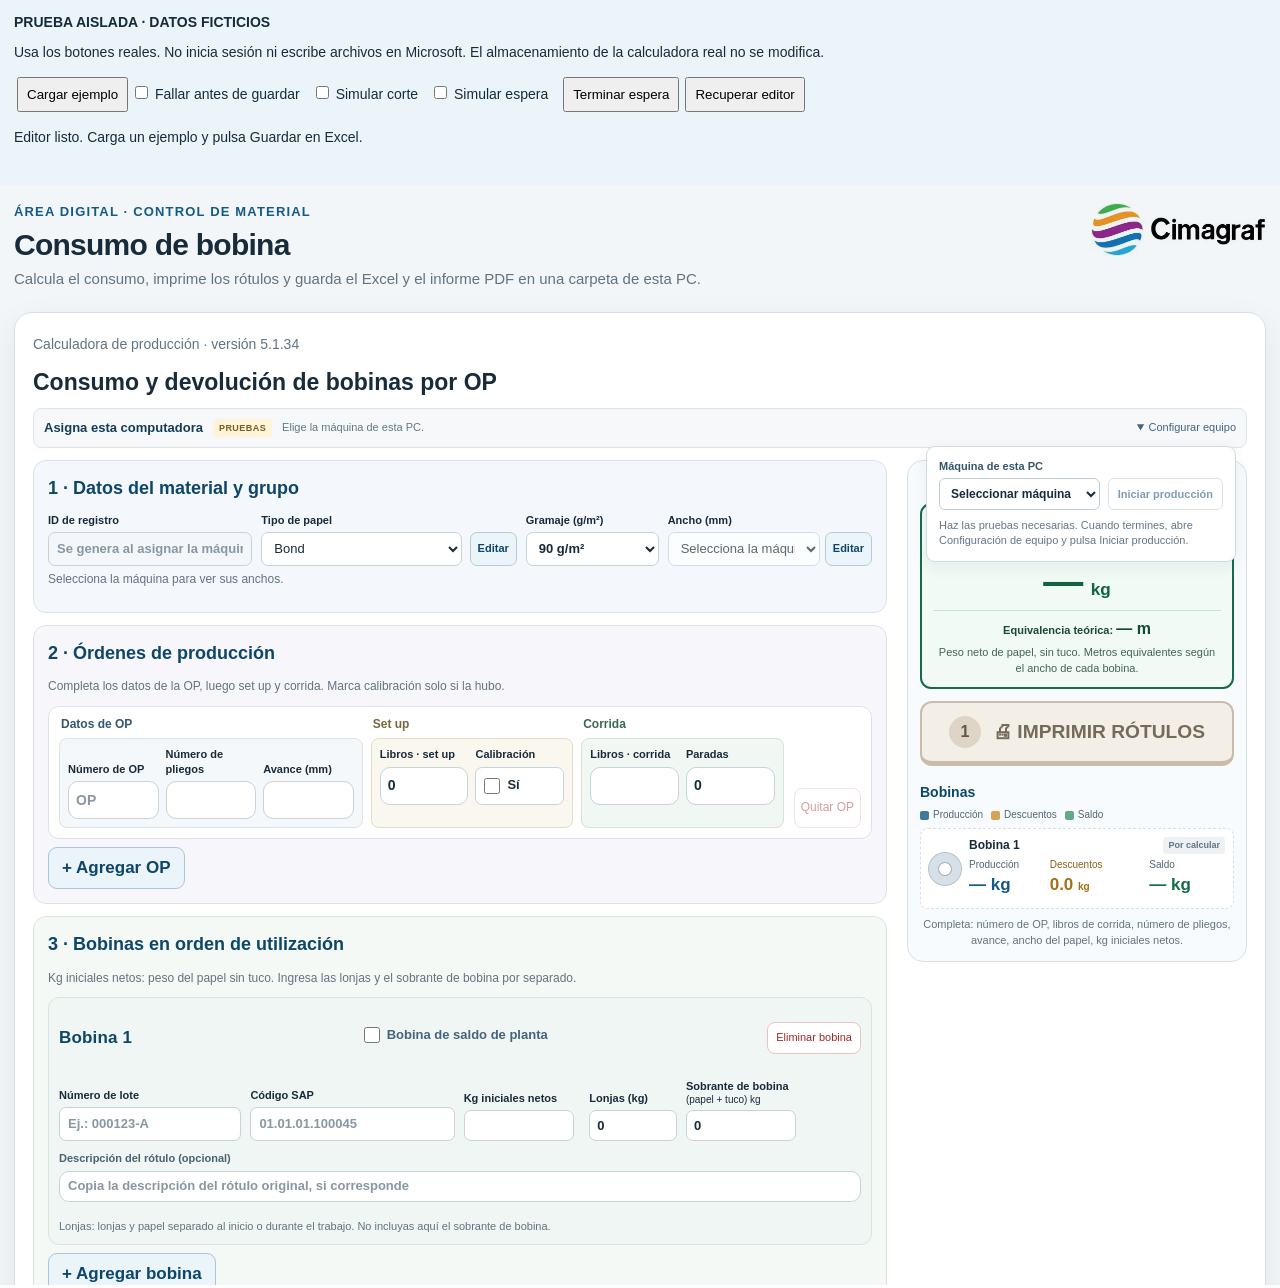
<file: tests/direct-save.html>
<!doctype html><html lang="es"><meta charset="utf-8"><title>Prueba aislada del registro directo</title>
<style>body{font:14px Arial;margin:0;color:#172b3a}header{padding:14px;background:#eaf4f9}button{padding:8px;margin:3px}iframe{border:0;width:100%;height:1100px}#rows{overflow:auto;font-size:12px;max-height:140px}label{margin-right:12px}</style>
<header><strong>PRUEBA AISLADA · DATOS FICTICIOS</strong><p>Usa los botones reales. No inicia sesión ni escribe archivos en Microsoft. El almacenamiento de la calculadora real no se modifica.</p>
<button id="seed" disabled>Cargar ejemplo</button><label><input id="connect-fail" type="checkbox"> Fallar antes de guardar</label><label><input id="fail" type="checkbox"> Simular corte</label><label><input id="slow" type="checkbox"> Simular espera</label><button id="finish">Terminar espera</button><button id="reload">Recuperar editor</button>
<p id="state">Cargando…</p><pre id="rows"></pre></header><iframe id="app" title="Editor aislado"></iframe>
<script src="test-frame.js?v=5.1.3"></script><script>
const app=document.getElementById('app'),state=document.getElementById('state');let finish;
window.CimagrafDemoFail=()=>document.getElementById('fail').checked;
window.CimagrafDemoConnectFail=()=>document.getElementById('connect-fail').checked;
window.CimagrafDemoDelay=()=>document.getElementById('slow').checked?new Promise(resolve=>{finish=resolve;}):Promise.resolve();
window.CimagrafDemoSaved=rows=>{state.textContent='Guardado simulado confirmado: '+rows.length+' fila(s).';document.getElementById('rows').textContent=JSON.stringify(rows,null,2);};
app.onload=()=>{if(!app.contentWindow.CimagrafArchive)return;document.getElementById('seed').disabled=false;state.textContent='Editor listo. Carga un ejemplo y pulsa Guardar en Excel.';};
document.getElementById('seed').onclick=()=>CimagrafTestFrame.seed(app);
document.getElementById('finish').onclick=()=>{finish?.();finish=null;};document.getElementById('reload').onclick=()=>CimagrafTestFrame.mount(app);
CimagrafTestFrame.mount(app).catch(e=>{state.textContent=e.message;});
</script></html>
</file>
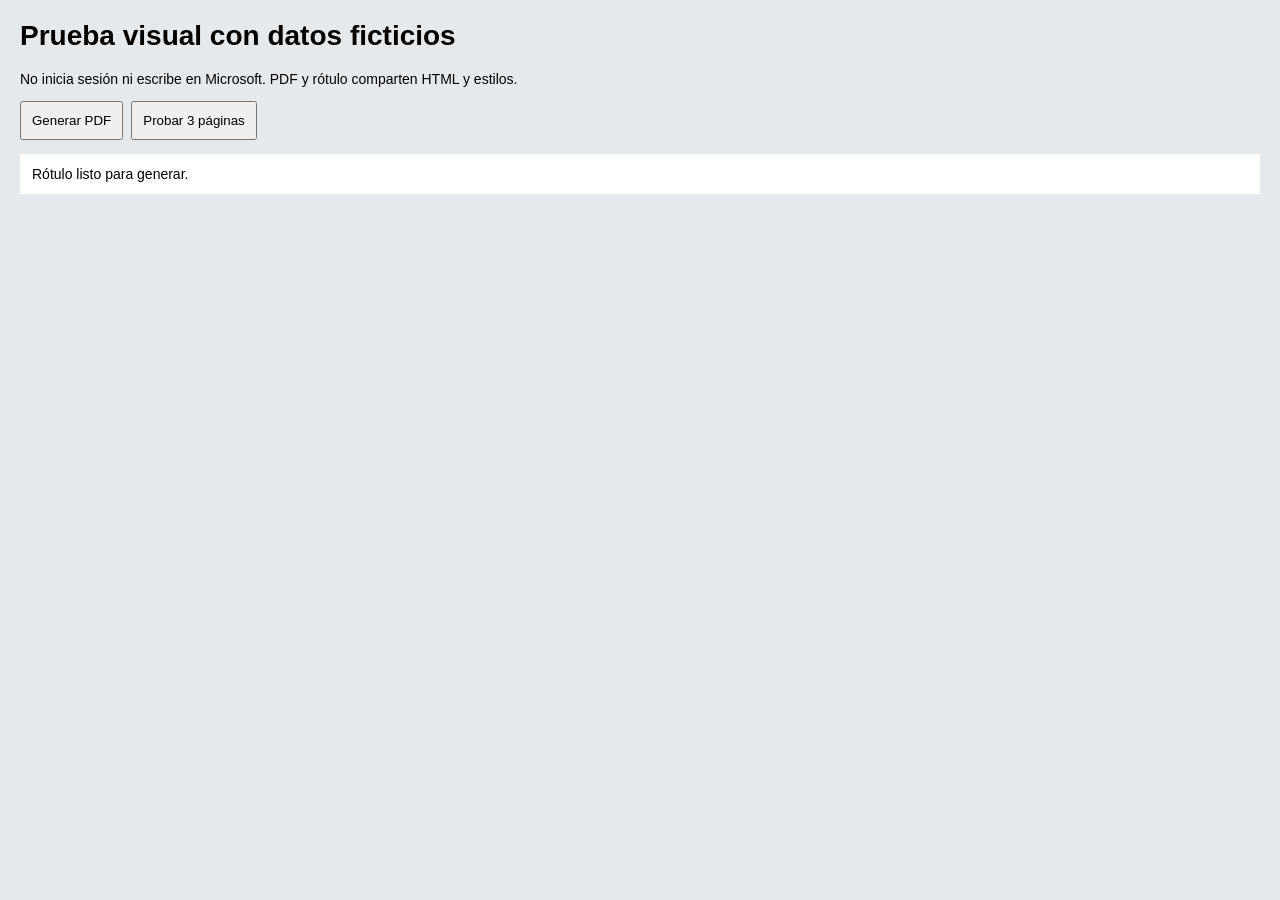
<file: tests/pdf-layout.html>
<!doctype html><html lang="es"><meta charset="utf-8"><title>Prueba visual del rótulo CIMAGRAF</title>
<link rel="stylesheet" href="../report-summary.css?v=5.1.0"><link rel="stylesheet" href="../labels.css?v=5.1.0">
<style>body{font:14px Arial;background:#e6e9ec;margin:20px}button{padding:10px;margin-right:8px}#source{background:white;width:186mm;margin:15px auto}#app{position:absolute;left:-10000px;width:1200px;height:800px}#result{width:100%;height:850px;border:0}#state{padding:12px;background:white}</style>
<h1>Prueba visual con datos ficticios</h1><p>No inicia sesión ni escribe en Microsoft. PDF y rótulo comparten HTML y estilos.</p>
<button id="render" disabled>Generar PDF</button><button id="many" disabled>Probar 3 páginas</button><p id="state">Cargando…</p><a id="download" hidden download="cimagraf-prueba.pdf">Descargar PDF</a><iframe id="result" title="PDF generado" hidden></iframe><div id="source"></div><iframe id="app" title="Calculadora aislada"></iframe>
<script src="test-frame.js?v=5.1.0"></script><script src="../report-pdf.js?v=5.1.0"></script><script>
const app=document.getElementById('app'),state=document.getElementById('state');let r,url;
app.onload=()=>{if(!app.contentWindow.CimagrafArchive)return;CimagrafTestFrame.seed(app);queueMicrotask(()=>{r=app.contentWindow.CimagrafArchive.snapshot().result;document.getElementById('render').disabled=!r;document.getElementById('many').disabled=!r;state.textContent=r?'Rótulo listo para generar.':'Error al calcular.';});};
async function generate(many){try{
 state.textContent='Generando PDF…';const data=JSON.parse(JSON.stringify(r));
 if(many){const first=data.usedRolls[0];data.usedRolls=Array.from({length:3},(_,i)=>({...first,id:'Bobina '+(i+1),lot:'000123-'+(i+1)}));data.details=data.usedRolls.map(b=>({...data.details[0],bobina:b.id}));}
 const html=app.contentWindow.CimagrafArchive.reportHTML(data,'2026-11-25T14:30:00Z');document.getElementById('source').innerHTML='<section class="cimagraf-report">'+html+'</section>';
 const bytes=await CimagrafReportPDF.render(html);if(url)URL.revokeObjectURL(url);url=URL.createObjectURL(new Blob([bytes],{type:'application/pdf'}));
 const frame=document.getElementById('result');frame.src=url;frame.hidden=false;const a=document.getElementById('download');a.href=url;a.hidden=false;state.textContent='PDF generado: '+bytes.byteLength+' bytes.';
}catch(e){state.textContent='Error: '+e.message;}}
document.getElementById('render').onclick=()=>generate(false);document.getElementById('many').onclick=()=>generate(true);
CimagrafTestFrame.mount(app).catch(e=>{state.textContent=e.message;});
</script></html>
</file>
<file: multi-bobinas.css>
/* Ampliación CIMAGRAF. Estilos independientes: no alteran el modo simple. */
.mode-picker {display:flex;flex-wrap:wrap;gap:10px;margin:20px 0 16px}
.mode-picker button {background:#fff;border:1px solid #bed0dc;border-radius:10px;color:#0d4669;padding:11px 17px;font-size:15px;font-weight:800;cursor:pointer}
.mode-picker button[aria-pressed="true"] {background:#145b83;color:#fff;border-color:#145b83}
.multi-workspace {background:#fff;border:1px solid #d8e0e6;border-radius:18px;padding:24px;box-shadow:0 12px 32px rgba(24,49,67,.08)}
.multi-workspace[hidden],.layout[hidden] {display:none!important}
.multi-workspace h2 {margin:0 0 8px;font-size:23px}
.multi-workspace h3 {margin:0 0 12px;color:#0d4669;font-size:18px}
.multi-workspace .multi-muted {color:#627381;font-size:14px;margin:3px 0 12px}
.multi-strip {padding:12px 15px;border-radius:11px;background:#eaf4f9;margin-bottom:16px;font-size:14px}
.multi-block {border:1px solid #d7e3ea;border-radius:13px;padding:18px;margin:16px 0;background:#fff}
.multi-grid {display:grid;grid-template-columns:repeat(3,minmax(0,1fr));gap:14px}
.multi-grid label,.multi-row-fields label {font-size:13px;font-weight:750}
.multi-grid input,.multi-grid select,.multi-row-fields input {min-height:46px;padding:9px 11px;font-size:16px}
.multi-row {border:1px solid #d7e3ea;border-radius:11px;background:#f7fafc;padding:13px;margin:10px 0}
.multi-row-head {display:flex;align-items:center;justify-content:space-between;gap:8px;margin-bottom:8px}
.multi-row-head strong {color:#0d4669}
.multi-row-fields {display:grid;grid-template-columns:repeat(4,minmax(0,1fr));gap:10px}
.multi-bobbins .multi-row-fields {grid-template-columns:1fr 1fr}
.multi-button {border:1px solid #a8c6d7;background:#eaf4f9;color:#0d4669;border-radius:9px;min-height:42px;padding:8px 13px;font-weight:800;cursor:pointer}
.multi-remove {background:#fff;color:#a02727;border:1px solid #e5c4c4;min-height:32px;padding:4px 10px;border-radius:8px;cursor:pointer}
.multi-actions {display:flex;flex-wrap:wrap;gap:10px;margin-top:14px}
.multi-primary {background:#145b83;border:0;color:#fff;border-radius:10px;padding:11px 17px;font-weight:800;min-height:46px;cursor:pointer}
.multi-primary:disabled,.multi-button:disabled,.multi-remove:disabled {opacity:.45;cursor:not-allowed}
.multi-alert {border:1px solid #e4aaa8;background:#fff0ef;color:#942d2d;padding:12px 15px;border-radius:10px;font-weight:700;white-space:pre-line}
.multi-success {border:1px solid #b4d9c0;background:#eef8f1;color:#176b4b;padding:12px 15px;border-radius:10px}
.multi-alert[hidden],.multi-success[hidden],.multi-results[hidden] {display:none}
.multi-metrics {display:grid;grid-template-columns:repeat(3,minmax(0,1fr));gap:12px;margin:16px 0}
.multi-metric {padding:14px;background:#eef6f9;border:1px solid #d4e5ed;border-radius:12px}
.multi-metric span {display:block;font-size:13px;color:#536b7c}
.multi-metric strong {display:block;font-size:26px;color:#0d4669;font-variant-numeric:tabular-nums}
.multi-table-wrap {overflow-x:auto;margin:12px 0 22px}
.multi-table {border-collapse:collapse;width:100%;min-width:690px;font-size:14px}
.multi-table th,.multi-table td {border-bottom:1px solid #dce5e9;text-align:left;padding:9px 10px;vertical-align:top}
.multi-table th {background:#eaf4f9;color:#0d4669;white-space:nowrap}
.multi-table .num {text-align:right;font-variant-numeric:tabular-nums;white-space:nowrap}
.multi-note {padding:11px 13px;border-left:3px solid #cc8b27;background:#fff9ef;font-size:13px;color:#644d2d;margin:12px 0}
.multi-record {border:1px solid #d7e3ea;border-radius:10px;padding:12px 14px;margin:8px 0;font-size:14px}
.multi-record button {margin-left:10px}
.multi-footer-actions {display:flex;flex-wrap:wrap;gap:10px;margin-top:14px}
@media(max-width:760px){.multi-workspace{padding:15px}.multi-grid{grid-template-columns:1fr 1fr}.multi-row-fields{grid-template-columns:1fr 1fr}.multi-metrics{grid-template-columns:1fr}}
@media(max-width:460px){.mode-picker button{flex:1}.multi-grid,.multi-row-fields,.multi-bobbins .multi-row-fields{grid-template-columns:1fr}.multi-row-head{flex-wrap:wrap}}
</file>
<file: centrado-v26.css>
.multi-workspace{margin-left:auto;margin-right:auto;max-width:1020px}
.multi-results{max-width:990px;margin:20px auto 0}
.multi-metrics{justify-content:center}
.multi-metric{text-align:center}
.multi-table{margin-left:auto;margin-right:auto}
.multi-table th,.multi-table td,.multi-table td.num{text-align:center}
.multi-footer-actions{justify-content:center}
.delivery-summary{text-align:center}
.delivery-main{align-items:center}
.result-group{text-align:center}
.result-box{text-align:center}
@media(max-width:760px){.multi-table{margin-left:0}}
</file>
<file: unico-v27.css>
/* CIMAGRAF v2.7 · Un único modo de operación con resultados destacados a la derecha */
body .page {width:min(100% - 28px,1180px)}
body .intro {max-width:850px}
body .mode-picker {display:none!important}
body .layout {display:none!important}
body #multi-root {display:block!important;max-width:100%;padding:24px}
.multi-layout {display:grid;grid-template-columns:minmax(0,1.55fr) minmax(290px,.8fr);gap:20px;align-items:start}
.multi-editor {min-width:0}
.multi-editor .multi-block:first-child {margin-top:0}
.multi-editor .multi-grid {grid-template-columns:repeat(2,minmax(0,1fr));gap:13px}
.multi-editor .multi-row-fields {grid-template-columns:repeat(2,minmax(0,1fr))}
.multi-editor .multi-row-fields label,.multi-editor .multi-grid label {min-width:0}
.multi-editor .multi-row-fields input,.multi-editor .multi-row-fields select,
.multi-editor .multi-grid input,.multi-editor .multi-grid select {width:100%}
.multi-editor .multi-row {padding:12px}
.multi-paper-picker {display:grid;grid-template-columns:minmax(0,1fr) auto;gap:8px;align-items:end}
.multi-paper-picker .add-material {min-height:46px}
.multi-aside {position:sticky;top:14px;min-width:0;padding:18px;border:1px solid #d8e0e6;border-radius:16px;background:#f8fbfd}
.multi-aside h3 {margin:0 0 9px;font-size:20px;color:#0d4669;text-align:center}
.multi-aside .delivery-summary {margin:10px 0 18px;text-align:center;padding:18px 12px}
.multi-aside .delivery-main {align-items:center}
.multi-aside .delivery-weight {font-size:clamp(38px,3.9vw,54px)}
.multi-aside .delivery-meters {text-align:center;font-size:14px}
.multi-aside .delivery-guidance {text-align:center}
.multi-aside .result-group {margin-top:10px}
.multi-aside .result-value {font-size:27px}
.multi-aside .result-box{text-align:center}
.multi-aside .result-pair {grid-template-columns:1fr}
.multi-aside .result-group {text-align:center}
.multi-aside .result-status {font-size:13px;text-align:center}
.multi-results {max-width:100%;margin-top:24px}
.multi-results > h3 {text-align:left}
.multi-metrics {justify-content:center}
.multi-metric {text-align:center}
.multi-table-wrap {max-width:100%;margin-left:auto;margin-right:auto}
.multi-table {margin:0 auto}
.multi-table th,.multi-table td,.multi-table .num {text-align:center}
.multi-results .multi-footer-actions {justify-content:center}
@media(max-width:900px){.multi-layout{grid-template-columns:1fr}.multi-aside{position:static;order:-1}.multi-aside .result-pair{grid-template-columns:1fr 1fr}}
@media(max-width:580px){body #multi-root{padding:14px}.multi-editor .multi-grid,.multi-editor .multi-row-fields{grid-template-columns:1fr}.multi-paper-picker{grid-template-columns:1fr auto}.multi-aside .delivery-weight{font-size:44px}.multi-aside .result-pair{grid-template-columns:1fr 1fr}}
</file>
<file: minimal-v28.css>
/* Cimagraf: jerarquia discreta por seccion y OP */
.multi-editor .multi-block:nth-child(1){background:#f4f8fc;border-color:#d7e3ec}
.multi-editor .multi-block:nth-child(2){background:#f7f7fb;border-color:#e1deeb}
.multi-editor .multi-block:nth-child(3){background:#f4f9f6;border-color:#d8e7de}
.multi-editor .multi-block:nth-child(2) .multi-row:nth-child(odd){background:#f2f3f9;border-color:#dedff0}
.multi-editor .multi-block:nth-child(2) .multi-row:nth-child(even){background:#f9f8fc;border-color:#e6e1f0}
.multi-editor .multi-block:nth-child(3) .multi-row:nth-child(odd){background:#eff6f3;border-color:#d5e7dd}
.multi-editor .multi-block:nth-child(3) .multi-row:nth-child(even){background:#f7faf8;border-color:#dce8e2}
.multi-results .multi-block{background:#f5f7fa;border-color:#dce4eb}
.multi-row{transition:background-color .15s ease}
.multi-row-head strong{letter-spacing:.01em}
.multi-results .multi-footer-actions .multi-primary{min-width:210px}
</file>
<file: compact-v40.css>
/* CIMAGRAF 4.0: captura en filas y balance visual por bobina. */
body .page{width:min(100% - 28px,1480px)}
.multi-layout{grid-template-columns:minmax(0,1fr) 340px;gap:20px}
body #multi-root{padding:18px}
.multi-editor .multi-block{padding:14px;margin:12px 0}
.multi-editor .multi-grid{grid-template-columns:1fr 1.25fr .7fr;gap:10px}
.multi-editor .multi-row{display:grid;grid-template-columns:minmax(0,1fr) auto;gap:10px;align-items:end;padding:10px;margin:8px 0}
.multi-editor .multi-row-head{display:contents}
.multi-editor .multi-row-head strong{display:none}
.multi-editor .multi-row-head .multi-remove{grid-column:2;grid-row:1;margin-bottom:0;min-height:40px;font-size:12px;padding:6px}
.multi-editor .multi-row-fields{grid-column:1;grid-row:1;grid-template-columns:repeat(4,minmax(0,1fr));gap:9px}
.multi-editor .multi-row-fields label,.multi-editor .multi-grid label{font-size:12px;margin:0}
.multi-editor .multi-row-fields input,.multi-editor .multi-row-fields select,.multi-editor .multi-grid input,.multi-editor .multi-grid select{font-size:15px;min-height:40px;padding:8px;margin-top:5px}
.multi-editor .multi-paper-picker .add-material{min-width:auto;min-height:40px;margin-top:5px}
.multi-editor .multi-muted{font-size:12px;margin:5px 0 10px}
.multi-aside{padding:14px}
.bobbin-usage h4{margin:0 0 8px;font-size:16px;color:#0d4669}
.usage-legend{display:flex;gap:9px;flex-wrap:wrap;font-size:11px;color:#536572;margin:0 0 12px}
.usage-legend span{display:inline-flex;align-items:center;gap:4px}
.usage-legend i{width:9px;height:9px;border-radius:2px;display:inline-block}
.usage-produced{background:#427a9e}
.usage-removed{background:#d5a457}
.usage-balance{background:#65a887}
.usage-unused{background:#d7e0e6}
.usage-card{padding:11px;border:1px solid #d8e0e6;border-radius:10px;background:#fff;margin-top:9px}
.usage-heading{display:flex;justify-content:space-between;align-items:center;gap:8px;font-size:13px}
.usage-heading span{font-size:11px;color:#627381}
.usage-amount{margin:5px 0 8px;font-size:13px;color:#176b4b}
.usage-amount strong{font-size:21px;font-variant-numeric:tabular-nums}
.usage-bar{display:flex;width:100%;height:13px;overflow:hidden;background:#edf1f4;border-radius:5px}
.usage-bar span{height:100%;flex-shrink:0}
.usage-detail{font-size:11px;color:#536572;margin:6px 0 0;line-height:1.4}
.usage-warning{border-color:#d5a457;background:#fffbf4}
.usage-warning .usage-amount{color:#926216}
@media(max-width:1120px){.multi-layout{grid-template-columns:minmax(0,1fr) 290px;gap:12px}.multi-editor .multi-row{grid-template-columns:minmax(0,1fr)}.multi-editor .multi-row-head .multi-remove{grid-column:1;grid-row:2;justify-self:end;min-height:28px;padding:3px 8px}.multi-editor .multi-row-fields{grid-column:1;grid-row:1}.multi-editor .multi-row-fields label{font-size:11px}}
@media(max-width:900px){.multi-layout{grid-template-columns:1fr}.multi-aside{position:static;order:-1}.multi-editor .multi-row{grid-template-columns:minmax(0,1fr) auto}.multi-editor .multi-row-head .multi-remove{grid-column:2;grid-row:1;min-height:40px}.multi-editor .multi-row-fields label{font-size:12px}}
@media(max-width:580px){.multi-editor .multi-grid{grid-template-columns:1fr}.multi-editor .multi-row{grid-template-columns:1fr}.multi-editor .multi-row-fields{grid-template-columns:repeat(2,minmax(0,1fr))}.multi-editor .multi-row-head .multi-remove{grid-column:1;grid-row:2;min-height:28px}.multi-editor .multi-paper-picker{grid-template-columns:minmax(0,1fr) auto}}
/* 4.1: problemáticas ampliables y lectura inmediata del balance. */
.multi-editor .roll-problems{grid-column:1 / -1;grid-row:2;min-width:0;border-top:1px solid #d8e5dd;padding-top:8px}
.roll-problems>summary{display:flex;justify-content:space-between;gap:10px;cursor:pointer;font-size:12px;font-weight:750;color:#35576c;list-style:none}
.roll-problems>summary::-webkit-details-marker{display:none}
.roll-problems>summary span{font-size:11px;font-weight:500;color:#627381}
.problem-content{padding-top:12px}
.problem-content label{font-size:12px;margin:0}
.problem-content input,.problem-content select{font-size:14px;min-height:38px;padding:8px;margin-top:5px}
.problem-add{display:grid;grid-template-columns:minmax(0,1fr) auto;gap:8px;align-items:end;margin-top:10px}
.problem-add .multi-button{min-height:38px;font-size:13px}
.problem-tags{display:flex;flex-wrap:wrap;gap:7px;margin-top:10px}
.problem-tags>span{display:inline-flex;align-items:center;gap:8px;background:#e7eff6;color:#244e6b;border:1px solid #c6d9e8;border-radius:20px;padding:4px 10px;font-size:12px;overflow-wrap:anywhere}
.problem-tags button{background:none;border:0;color:#244e6b;cursor:pointer;font-size:20px;line-height:1;padding:3px}
.problem-note,.problem-message{font-size:11px;color:#627381;margin:8px 0 0}
.problem-message:empty{display:none}
.usage-card{padding:14px;border-width:2px;margin-top:12px}
.usage-heading strong{font-size:16px}
.usage-heading .usage-badge{padding:5px 8px;border-radius:6px;font-size:10px;font-weight:900;letter-spacing:.03em;color:#246443;background:#e3f3e9}
.usage-values{display:grid;grid-template-columns:1fr 1fr;gap:8px;margin:13px 0}
.usage-values>div{padding:10px 7px;border-radius:8px;background:#eaf2f9;text-align:center;min-width:0}
.usage-values>div.usage-stock-value{background:#e7f5ec}
.usage-values span{display:block;font-size:10px;font-weight:850;color:#345c78}
.usage-values strong{display:block;font-size:28px;line-height:1.2;color:#145b83;margin-top:5px;font-variant-numeric:tabular-nums;overflow-wrap:anywhere}
.usage-values small{font-size:14px}
.usage-stock-value strong,.usage-stock-value span{color:#176b4b}
.usage-bar{height:26px;border-radius:6px;box-shadow:inset 0 0 0 1px #0000000a}
.usage-percent{display:flex;justify-content:space-between;gap:5px;font-size:10px;font-weight:750;color:#35576c;margin:5px 0 10px}
.usage-empty{border-color:#b2bac4;background:#f7f8fa}
.usage-empty .usage-heading .usage-badge{background:#3c4d60;color:#fff}
.usage-empty .usage-stock-value{background:#dfe4ea}
.usage-empty .usage-stock-value strong,.usage-empty .usage-stock-value span{color:#3c4d60}
.usage-ready{border-color:#9cc9ad}
.usage-warning .usage-heading .usage-badge{background:#a2650b;color:#fff}
.usage-warning .usage-stock-value{background:#fff0d9}
.usage-warning .usage-stock-value strong,.usage-warning .usage-stock-value span{color:#8b5509}
.usage-idle .usage-heading .usage-badge{background:#edf1f4;color:#627381}
.usage-idle .usage-stock-value{background:#edf1f4}
.usage-state-note{margin:10px 0 0;padding:7px;border-radius:6px;background:#e8ecf1;color:#3c4d60;font-size:11px;font-weight:800;text-align:center}
.usage-warning .usage-state-note{background:#fff0d9;color:#8b5509}
@media(max-width:1120px) and (min-width:901px){.multi-editor .multi-row-head .multi-remove{grid-row:3}}
@media(max-width:580px){.multi-editor .multi-row-head .multi-remove{grid-row:3}.roll-problems>summary{align-items:center}.problem-add{grid-template-columns:1fr}.problem-add button{justify-self:start}}
/* 4.3: resumen pequeño de bobinas debajo del total de almacén. */
body .page{padding-top:18px}
header{margin-bottom:14px}
.multi-aside{padding:12px}
.multi-aside h3{font-size:17px;margin-bottom:6px}
.multi-aside .delivery-summary{padding:11px;margin:6px 0 12px;border-radius:11px}
.multi-aside .delivery-summary-label{font-size:11px;margin-bottom:5px}
.multi-aside .delivery-action{font-size:17px}
.multi-aside .delivery-weight{font-size:40px}
.multi-aside .delivery-meters{font-size:11px;margin-top:7px;padding-top:7px}
.multi-aside .delivery-meters output{font-size:16px}
.multi-aside .delivery-guidance{font-size:11px;margin-top:5px}
.multi-aside .result-status{font-size:11px;margin:8px 0 0;min-height:0}
.compact-bobbin-panel h4{font-size:14px;margin:0 0 5px;color:#0d4669}
.compact-bobbin-panel .usage-legend{margin:0 0 6px;font-size:10px;gap:8px}
.mini-roll{display:flex;align-items:center;gap:8px;background:#fff;border:1px solid #c9dfd1;border-radius:8px;padding:8px;margin:6px 0 0}
.roll-mini-icon{display:block;position:relative;width:32px;height:32px;flex:0 0 32px;border-radius:50%;background:#d7e0e6;box-shadow:0 0 0 1px #b7c4ce}
.roll-mini-icon:after{content:'';position:absolute;inset:10px;border-radius:50%;background:#fff;box-shadow:0 0 0 1px #a4afb7}
.mini-roll-body{min-width:0;flex:1}
.mini-roll-title{display:flex;justify-content:space-between;align-items:center;gap:5px;font-size:12px;line-height:1.2}
.mini-roll-title>span{font-size:9px;font-weight:850;padding:3px 5px;border-radius:4px;white-space:nowrap;color:#176b4b;background:#e7f5ec}
.mini-roll-values{display:grid;grid-template-columns:1fr 1fr;gap:8px;margin:5px 0;line-height:1.2}
.mini-roll-values>span{font-size:10px;color:#536572}
.mini-roll-values b{display:block;font-size:17px;color:#145b83;font-variant-numeric:tabular-nums;margin-top:2px}
.mini-roll-values>span:last-child b{color:#176b4b}
.mini-roll-values small{font-size:10px}
.mini-roll .usage-bar{height:8px;border-radius:3px}
.mini-roll.usage-empty{background:#f4f6f8;border-color:#c4cbd2}
.mini-roll.usage-empty .mini-roll-badge{background:#3c4d60;color:white}
.mini-roll.usage-empty .mini-roll-values>span:last-child b{color:#3c4d60}
.mini-roll.usage-warning{background:#fffbf3;border-color:#d5a457}
.mini-roll.usage-warning .mini-roll-badge{background:#a2650b;color:white}
.mini-roll.usage-warning .mini-roll-values>span:last-child b{color:#8b5509}
.mini-roll.usage-idle .mini-roll-badge{background:#e8edf1;color:#627381}
.mini-roll-note{font-size:9px;margin:5px 0 0;color:#8b5509;line-height:1.2}
.mini-pending{border-style:dashed;border-color:#d8e0e6}
.mini-pending .mini-roll-title>span{background:#edf1f4;color:#627381}
@media(min-width:1121px){.multi-editor .multi-bobbins .multi-remove{grid-column:2;grid-row:1}}

/* 4.4: motivos de retiro en lenguaje directo y captura progresiva. */
.roll-problems-wrap{grid-column:1 / -1;grid-row:2;min-width:0;border-top:1px solid #d8e5dd;padding-top:7px}
.multi-editor .roll-problems-wrap .roll-problems{border:0;padding:0}
.roll-problems>summary{align-items:center;min-height:28px;padding:2px 0}
.roll-problems>summary .problem-question{font-size:13px;font-weight:700;color:#35576c}
.roll-problems>summary .problem-summary-action{font-size:11px;color:#145b83;background:#e7f0f7;border-radius:6px;padding:5px 8px;white-space:nowrap}
.roll-problems .problem-content{padding:10px 0 2px}
.problem-choose{display:flex;align-items:end;gap:10px;flex-wrap:wrap}
.problem-choose>label{flex:1;min-width:180px;font-weight:650;font-size:12px}
.problem-choose select{min-height:40px;font-size:14px;margin-top:4px}
.problem-empty{flex:1;font-size:13px;color:#627381;margin:0;align-self:center}
.problem-new-button,.problem-save-button,.problem-cancel-button{font-size:13px;min-height:40px;border-radius:8px;padding:8px 12px;font-weight:750;cursor:pointer}
.problem-new-button{background:#fff;color:#145b83;border:1px solid #b5cddd}
.problem-save-button{background:#145b83;color:#fff;border:1px solid #145b83}
.problem-cancel-button{background:transparent;color:#627381;border:1px solid transparent}
.problem-form{display:flex;gap:10px;align-items:end;flex-wrap:wrap;background:#fff;border:1px solid #d8e0e6;border-radius:9px;padding:10px;margin-top:8px}
.problem-form>label{flex:1;min-width:200px;font-weight:650}
.problem-form input{min-height:40px;font-size:14px}
.problem-form-actions{display:flex;gap:5px;align-items:center}
.problem-form[hidden],.problem-new-button[hidden]{display:none!important}
.roll-problems-wrap .problem-tags{margin:6px 0 0;gap:6px}
.roll-problems-wrap .problem-tags>span{background:#e9f4ed;color:#245f41;border:0;padding:3px 8px;font-size:12px;border-radius:6px}
.roll-problems-wrap .problem-tags button{color:#245f41;min-width:26px;min-height:28px}
.problem-message{font-size:12px;color:#176b4b;margin:7px 0 0}
@media(max-width:580px){.roll-problems>summary .problem-question{font-size:12px}.roll-problems>summary .problem-summary-action{font-size:10px}.problem-choose{align-items:stretch}.problem-choose>label{min-width:100%}.problem-form>label{min-width:100%}}

/* 4.5: informe operativo para imprimir o guardar como PDF. */
.print-summary{display:none}
@media print{
 @page{size:A4 portrait;margin:12mm}
 body.printing-summary{background:#fff;color:#111;margin:0}
 body.printing-summary>:not(#print-summary){display:none!important}
 body.printing-summary>#print-summary{display:block!important;font-family:Arial,sans-serif;font-size:10pt;line-height:1.35}

}

/* 4.6: identidad Cimagraf integrada en pantalla e impresión. */
.brand-header{display:grid;grid-template-columns:minmax(0,1fr) auto;align-items:start;gap:20px}
.brand-logo{width:175px;height:auto;grid-column:2;grid-row:1;justify-self:end;object-fit:contain;background:transparent;border-radius:0;mix-blend-mode:multiply}
.brand-title{min-width:0;grid-column:1;grid-row:1}
.brand-title h1{font-size:30px}
.brand-title .intro{font-size:15px;margin-top:7px}
@media(max-width:650px){.brand-header{gap:10px;grid-template-columns:1fr}.brand-logo{width:145px;grid-column:1;grid-row:1}.brand-title{grid-column:1;grid-row:2}.brand-title h1{font-size:26px}}


/* 4.7: sobrante con tara, cifras de retiro y datos de material destacados. */
.multi-editor .multi-bobbins .multi-row-fields{grid-template-columns:repeat(4,minmax(0,1fr))}
.removal-help{grid-column:1 / -1;grid-row:2;margin:0;font-size:11px;color:#627381;line-height:1.4}
.core-tare{grid-column:1 / -1;grid-row:3;border:1px solid #dfc394;border-radius:7px;padding:7px 10px;background:#fffaf0}
.core-tare[hidden]{display:none!important}
.core-tare summary{font-size:12px;font-weight:700;cursor:pointer;color:#865c1f}
.core-tare label{max-width:260px;margin-top:8px;font-size:12px}
.core-tare input{font-size:14px;min-height:38px;padding:8px}
.core-tare p{font-size:11px;color:#865c1f;margin:7px 0 0}
.multi-editor .roll-problems-wrap{grid-row:4}
.mini-roll-values{grid-template-columns:1fr 1.25fr 1fr;gap:5px}
.mini-roll-values .mini-removed{color:#8b621b}
.mini-roll-values .mini-removed b{color:#a57013}
@media(max-width:1120px) and (min-width:901px){.multi-editor .multi-bobbins .multi-row-fields{grid-template-columns:repeat(3,minmax(0,1fr))}.multi-editor .multi-bobbins .multi-remove{grid-row:5}}
@media(max-width:580px){.multi-editor .multi-bobbins .multi-row-fields{grid-template-columns:repeat(2,minmax(0,1fr))}.multi-editor .multi-bobbins .multi-remove{grid-row:5}}


.mini-roll-values>span{display:flex;flex-direction:column;justify-content:space-between;gap:2px}

/* 4.8: motivos de papel retirado y tara automática del sobrante. */
.core-tare-note{grid-column:1 / -1;grid-row:4;font-size:12px;color:#496473;background:#f0f5f7;border-radius:6px;padding:7px 10px;line-height:1.4}
.core-tare-note[hidden],.core-tare-note:empty{display:none}
.core-tare-note span{display:block;font-size:11px;color:#627381;margin-top:2px}
.core-tare-note label{font-size:12px;max-width:240px}
.core-tare-note input{min-height:36px;padding:6px}
.multi-editor .roll-problems-wrap{grid-row:3}

/* 4.9: áreas del papel retirado, dentro del mismo apartado de motivos. */
.withdrawal-areas{margin-top:12px;padding-top:10px;border-top:1px solid #d8e0e6}
.roll-problems-wrap .area-tags>span{background:#e8eff6;color:#244e6b}
.roll-problems-wrap .area-tags button{color:#244e6b}

/* Motivos y áreas solo cuando hay papel retirado. */
.roll-problems-wrap[hidden]{display:none!important}

/* 4.9.2: acceso visible a la precarga fuera del iframe de Microsoft. */

/* 4.9.3: ventana compacta y vista integrada opcional. */

/* 4.10: motivo y área contiguos; la selección reemplaza al desplegable. */
.withdrawal-fields{display:grid;grid-template-columns:minmax(0,1fr) minmax(0,1fr);gap:14px;align-items:start}
.withdrawal-fields>section{min-width:0;margin:0;padding:0;border:0}
.withdrawal-fields .problem-choose{display:block}
.withdrawal-fields .problem-choose>label{display:block;min-width:0}
.withdrawal-fields .problem-new-button{margin-top:6px;min-height:32px;padding:5px 9px;font-size:12px}
.withdrawal-fields .problem-form{padding:8px}
.withdrawal-fields .problem-form>label{min-width:0;flex-basis:100%}
.withdrawal-selected>strong{display:block;font-size:12px;color:#35576c}
.withdrawal-fields .problem-tags>span{display:flex;justify-content:space-between;width:100%;border-radius:7px;padding:7px 9px}
.withdrawal-fields .problem-tags button{font-size:12px;font-weight:700;white-space:nowrap}
@media(max-width:480px){.withdrawal-fields{grid-template-columns:1fr;gap:10px}}

/* 4.10.1: vista integrada abierta y con altura real suficiente. */


/* 4.10.3: primero el resumen y después el registro, con pasos compactos. */
#multi-root .multi-footer-actions{display:grid;grid-template-columns:repeat(2,minmax(0,1fr));gap:12px;max-width:620px}
#multi-register{display:flex;align-items:center;justify-content:center;gap:10px;min-height:54px;padding:10px 14px;font-size:15px;line-height:1.3;border:1px solid #145b83}
#multi-print{display:flex;align-items:center;justify-content:center;gap:12px;width:100%;min-height:64px;margin:12px 0 16px;padding:13px 16px;border:2px solid #a45d12;border-bottom-width:5px;border-radius:12px;background:#ffcb66;color:#342000;font-size:clamp(1rem,2.1vw,1.2rem);line-height:1.25;font-weight:850;cursor:pointer;transition:background-color .15s,border-color .15s}
#multi-print:disabled{background:#f3efe7;color:#756b5b;border-color:#c9bcaa;cursor:not-allowed}
#multi-register{background:#145b83;color:#fff}
#multi-print::before,#multi-register::before,#multi-save-pdf::before{display:grid;place-items:center;flex:0 0 26px;width:26px;height:26px;border-radius:50%;font-size:13px;font-weight:850}
#multi-print::before{content:'1';flex-basis:32px;width:32px;height:32px;background:#623601;color:#fff;font-size:16px}
#multi-print:disabled::before{background:#ded5c6;color:#645645}
#multi-register::before{content:'2';background:#fff;color:#145b83}
#multi-save-pdf{display:inline-flex;align-items:center;justify-content:center;gap:8px}
#multi-save-pdf::before{content:'3';background:#d9e9f3;color:#145b83}
#multi-print:not(:disabled):hover{background:#ffba3f}
#multi-print:not(:disabled):active{border-bottom-color:#7b4308;background:#eea72b}
#multi-register:not(:disabled):hover{background:#0d4669}
#multi-print:focus-visible{outline:3px solid #623601;outline-offset:3px}
#multi-register:focus-visible{outline:3px solid #d5a457;outline-offset:3px}
@media(max-width:480px){#multi-root .multi-footer-actions{grid-template-columns:1fr;gap:8px}#multi-register{justify-content:flex-start;min-height:48px}}

@media(prefers-reduced-motion:reduce){#multi-print{transition:none}}

.cloud-pdf-panel{width:min(100% - 28px,1480px);margin:0 auto 24px;padding:16px;background:#fff;border:1px solid #d7e3ea;border-radius:12px;color:#35576c;font-size:13px;box-sizing:border-box}.cloud-pdf-panel p{margin:7px 0}.cloud-pdf-panel details{margin-top:12px}.cloud-pdf-panel summary{cursor:pointer}.cloud-pdf-panel input{width:100%;margin:6px 0 10px}.cloud-pdf-panel [hidden]{display:none!important}.cloud-pdf-panel a{display:inline-block;margin:8px;color:#145b83}.cloud-error{color:#942d2d;font-weight:700}@media print{.cloud-pdf-panel{display:none!important}}


/* 4.11.1: salida visible si Microsoft bloquea el formulario integrado. */

/* 4.17: tres grupos compactos por OP, con los mismos campos y reglas. */
#multi-root #multi-op-list .op-process-groups{grid-template-columns:minmax(0,3fr) minmax(0,2fr) minmax(0,2fr);gap:8px;align-items:stretch}
#multi-root #multi-op-list .op-process-row{background:#fff;align-items:end}
#multi-root #multi-op-list .op-phase{min-width:0;margin:0;padding:8px;border:1px solid #dae3eb;border-radius:8px;background:#f5f8fb}
#multi-root #multi-op-list .op-phase-group{display:flex;flex-direction:column;gap:6px;min-width:0}
#multi-root #multi-op-list .op-phase-title{margin:0;padding-left:2px;font-size:12px;font-weight:800;line-height:1.3;color:#34576f}
#multi-root #multi-op-list .op-phase-group .op-phase{flex:1}
#multi-root #multi-op-list .op-phase-setup{background:#faf7ef;border-color:#e6ddc8}
#multi-root #multi-op-list .op-group-setup .op-phase-title{color:#7b653c}
#multi-root #multi-op-list .op-phase-run{background:#f1f7f3;border-color:#d4e4d9}
#multi-root #multi-op-list .op-group-run .op-phase-title{color:#3a6950}
#multi-root #multi-op-list .op-phase-fields{display:grid;grid-template-columns:repeat(2,minmax(0,1fr));align-items:end;gap:7px}
#multi-root #multi-op-list .op-phase-info .op-phase-fields{grid-template-columns:repeat(3,minmax(0,1fr))}
#multi-root #multi-op-list input{min-width:0;width:100%;box-sizing:border-box;font-size:14px;padding:7px;min-height:38px}
#multi-root #multi-op-list label{line-height:1.3;min-width:0;font-size:11px}
#multi-root #multi-op-list .calibration-check{display:flex;align-items:center;gap:7px;min-height:38px;margin-top:5px;padding:0 8px;border:1px solid #c4d4df;border-radius:7px;background:#fff;box-sizing:border-box;cursor:pointer;font-size:13px}
#multi-root #multi-op-list .calibration-check input{appearance:auto;width:16px;height:16px;min-height:16px;padding:0;margin:0;accent-color:#145b83;flex:0 0 16px}
@media(max-width:760px){#multi-root #multi-op-list .op-process-groups{grid-template-columns:repeat(2,minmax(0,1fr))}#multi-root #multi-op-list .op-group-info{grid-column:1 / -1}}
@media(max-width:430px){#multi-root #multi-op-list .op-process-groups{grid-template-columns:minmax(0,1fr)}#multi-root #multi-op-list .op-group-info{grid-column:auto}}

/* 4.17.2: anchos de la cuadrícula original con controles de altura reducida. */
#multi-root .material-grid label,#multi-root .multi-bobbins .multi-row-fields label{font-size:11px;line-height:1.35}
#multi-root .material-grid input,#multi-root .material-grid select,#multi-root .multi-bobbins .multi-row-fields input,#multi-root .multi-bobbins .multi-row-fields select{height:34px;min-height:34px;box-sizing:border-box;width:100%;min-width:0;font-size:13px;padding:5px 8px;border-radius:7px;margin-top:4px}
#multi-root .material-grid .add-material{height:34px;min-height:34px;padding:5px 9px;font-size:12px;margin-top:4px;border-radius:7px}
#multi-root .multi-bobbins .multi-remove{min-height:32px;padding:5px 8px;font-size:11px}

/* 4.19: un ancho común junto al gramaje; catálogos compactos y ampliables. */
#multi-root .material-grid{grid-template-columns:minmax(0,1fr) minmax(0,1.25fr) minmax(0,.65fr) minmax(0,1fr);gap:9px;align-items:start}
#multi-root .material-grid>div,#multi-root .material-grid>label{min-width:0}
#multi-root .multi-width-picker{display:grid;grid-template-columns:minmax(0,1fr) auto;gap:5px}
#multi-root .material-grid .add-material{min-width:0;white-space:nowrap;padding:5px 7px;font-size:11px}
#multi-root .material-width-entry{position:relative}
#multi-root .width-add-panel{position:absolute;right:0;top:100%;z-index:10;width:230px;max-width:calc(100vw - 60px);box-sizing:border-box;padding:12px;margin-top:7px;background:#fff;border:1px solid #bdcfdc;border-radius:9px;box-shadow:0 5px 18px #193c5126}
#multi-root .width-add-panel[hidden],#multi-root #width-error[hidden],#multi-root #width-legacy-note[hidden]{display:none}
#multi-root .width-add-panel>div{display:flex;gap:7px;margin-top:9px}
#multi-root .width-add-panel .multi-button{min-height:30px;padding:5px 9px;font-size:12px}
#multi-root #width-error{margin:8px 0 0;font-size:12px;color:#942d2d}
@media(max-width:1120px) and (min-width:901px){#multi-root .material-grid{grid-template-columns:repeat(2,minmax(0,1fr))}}
@media(max-width:650px){#multi-root .material-grid{grid-template-columns:repeat(2,minmax(0,1fr))}}
@media(max-width:380px){#multi-root .material-grid{grid-template-columns:minmax(0,1fr)}}

/* 4.20: título automático y lote escrito en cada bobina. */
#multi-root .multi-bobbins .multi-row{grid-template-columns:minmax(0,1fr)}
#multi-root .multi-bobbins .multi-row-head{display:flex;grid-row:1;margin:0}
#multi-root .multi-bobbins .multi-row-head strong{display:block}
#multi-root .multi-bobbins .multi-row-fields{grid-row:2}
#multi-root .multi-bobbins .removal-help{grid-row:3}
#multi-root .multi-bobbins .roll-problems-wrap{grid-row:4}
#multi-root .multi-bobbins .core-tare-note{grid-row:5}
@media (min-width:581px) and (max-width:1120px){#multi-root .multi-bobbins .multi-row-fields{grid-template-columns:repeat(4,minmax(0,1fr))}}

/* 4.20.1: catálogos editables y espacio adicional para el número de lote. */
#material-modal .modal{box-sizing:border-box;max-height:calc(100dvh - 36px);overflow-y:auto}
#material-modal .modal-actions{flex-wrap:wrap}
.catalog-manager{margin-top:10px;padding-top:8px;border-top:1px solid #dbe5ec}
.catalog-manager h3,.catalog-manager h4{margin:0 0 6px;font-size:13px;color:#35576c}
.catalog-list{display:grid;gap:3px;list-style:none;margin:0;padding:0 2px 0 0;max-height:145px;overflow-y:auto}
.catalog-list li{display:flex;align-items:center;justify-content:space-between;gap:8px;padding:3px 0;font-size:12px;color:#465c6d}
.catalog-list span{min-width:0;overflow-wrap:anywhere}
.catalog-remove{flex:none;min-height:28px;padding:3px 7px;border:1px solid #e6c6c6;border-radius:6px;color:#922e2e;background:#fff;font:inherit;font-size:11px;font-weight:650;cursor:pointer}
.catalog-remove:hover{background:#fff4f4}
.withdrawal-catalog summary{cursor:pointer;font-size:12px;color:#35576c}
.withdrawal-catalog .catalog-list{margin-top:5px}
#multi-root .multi-bobbins .multi-row-fields{align-items:end}
#multi-root .multi-bobbins .multi-row-fields input[type="number"]{height:31px;min-height:31px;max-width:110px;padding:4px 7px}
#multi-root .multi-bobbins .multi-row-fields input[data-field="scrap"]{max-width:92px}
@media (min-width:581px){
  #multi-root .multi-bobbins .multi-row-fields{grid-template-columns:minmax(108px,1.55fr) minmax(85px,.84fr) minmax(60px,.65fr) minmax(114px,1.1fr)}
}
</file>
<file: report-summary.css>
/* Una sola hoja de estilos para impresión y PDF archivado. */
.cimagraf-report{font-family:Arial,sans-serif;font-size:10pt;line-height:1.35;color:#111;background:#fff;margin:0;width:100%;box-sizing:border-box;text-align:left}
.cimagraf-report *{box-sizing:border-box}
.cimagraf-report .print-heading{margin:0 0 14px;border-bottom:2px solid #222;padding-bottom:10px}
.cimagraf-report .print-heading p{margin:3px 0;font-size:9pt}
.cimagraf-report .print-heading h1{font-size:19pt;margin:5px 0;line-height:1.12;letter-spacing:-.025em}
.cimagraf-report .print-meta{display:flex;justify-content:space-between;gap:12px;flex-wrap:wrap;font-size:10pt;margin-bottom:15px}
.cimagraf-report h2{font-size:12pt;margin:16px 0 7px;break-after:avoid}
.cimagraf-report .multi-table-wrap{overflow:visible;margin:0 0 7px}
.cimagraf-report .multi-table{min-width:0;width:100%;border-collapse:collapse;font-size:9pt;table-layout:fixed}
.cimagraf-report .multi-table th,.cimagraf-report .multi-table td{border:1px solid #bbb;padding:6px;text-align:left;color:#111;overflow-wrap:anywhere;vertical-align:top}
.cimagraf-report .multi-table th{background:#eee;white-space:normal;font-weight:bold}
.cimagraf-report .multi-table td.num{text-align:right;white-space:normal;font-variant-numeric:tabular-nums}
.cimagraf-report .multi-table tbody td:first-child{text-align:left}
.cimagraf-report .multi-table thead{display:table-header-group}
.cimagraf-report .multi-table tr{break-inside:avoid}
.cimagraf-report .print-note{font-size:8pt;color:#444;margin:7px 0}
.cimagraf-report .print-total{border:2px solid #222;border-radius:5px;padding:10px;margin:15px 0 8px;font-size:11pt;display:flex;justify-content:space-between;align-items:center;gap:10px;break-inside:avoid}
.cimagraf-report .print-total strong{font-size:20pt;white-space:nowrap}
.cimagraf-report .print-review{border:1px solid #777;padding:8px;font-weight:bold;font-size:9pt;break-inside:avoid}
.cimagraf-report .print-logo{float:right;width:150px;height:auto;margin:0 0 10px 16px;background:transparent;mix-blend-mode:normal}
.cimagraf-report .print-heading:after{content:'';display:block;clear:both}
.cimagraf-report .print-material-strip{display:grid;grid-template-columns:2fr 1fr 1fr;gap:10px;padding:10px;border:2px solid #333;margin:12px 0 8px;break-inside:avoid}
.cimagraf-report .print-material-strip span{display:block;font-size:8pt;color:#555}
.cimagraf-report .print-material-strip strong{display:block;font-size:13pt;margin-top:3px}
.cimagraf-report .print-width-detail{font-size:9pt;margin:5px 0 12px;break-inside:avoid}
.cimagraf-report .print-flow td:nth-child(3){background:#f1f5f8}
.cimagraf-report .print-flow td:last-child{background:#edf6ef;font-weight:bold}
.cimagraf-report .print-bobbin-lots th:nth-child(2){width:34%}
.cimagraf-report .print-bobbin-lots td:nth-child(2),.cimagraf-report .print-bobbin-lots td:nth-child(3){text-align:left}

/* El informe precede a los rótulos; cada bobina con saldo usa una hoja nueva. */
.cimagraf-report .pdf-label-pages{break-before:page;page-break-before:always}
.cimagraf-report .pdf-label-pages .bobbin-label{break-inside:avoid;page-break-inside:avoid}

.warehouse-entry{margin:16px 0;padding:16px;border:1px solid #cfdae4;border-radius:12px;background:#fff}
.warehouse-entry h4{margin:0 0 12px;color:#15385b;font-size:18px}
.warehouse-entry label{display:block;font-weight:700;margin-bottom:8px}
.warehouse-entry input{width:180px;max-width:100%;padding:10px 12px;border:1px solid #bccfdd;border-radius:9px;font:inherit}
.warehouse-comparison{margin-top:12px;padding:14px;border:1px solid #aacabb;border-radius:10px;background:#edf8f1;color:#176641;break-inside:avoid;page-break-inside:avoid}
.warehouse-comparison.overuse{background:#fff0f0;border-color:#e6b1b1;color:#a1252d}
.warehouse-comparison.equal{background:#f2f5f8;border-color:#cdd8e1;color:#355367}
.warehouse-comparison h3{font-size:16px;margin:0 0 8px}
.warehouse-comparison p{font-size:14px;margin:6px 0}
.warehouse-comparison .comparison-value{display:block;font-size:23px;margin:10px 0}
.warehouse-comparison .comparison-note{font-size:12px}
.cimagraf-report .warehouse-comparison{padding:7px 10px;margin-top:10px}
.cimagraf-report .warehouse-comparison h3{font-size:10pt}
.cimagraf-report .warehouse-comparison p{font-size:8pt}
.cimagraf-report .warehouse-comparison .comparison-value{font-size:13pt;margin:6px 0}

.warehouse-entry{background:linear-gradient(135deg,#f7fafc,#fff);border-color:#d1dfe8}
.warehouse-cards{display:grid;grid-template-columns:repeat(3,minmax(0,1fr));gap:14px;align-items:stretch}
.warehouse-stat{display:flex;flex-direction:column;gap:9px;padding:16px;border-radius:14px;border:1px solid #cbdce8;box-shadow:0 4px 0 #e2eaf0,0 7px 16px #15385b0a;background:#edf5fc}
.warehouse-stat.expected{background:#fff9ee;border-color:#e8d9b6;box-shadow:0 4px 0 #eee1c9,0 7px 16px #15385b0a}
.warehouse-stat.assigned{background:#edf8f1;border-color:#bdd9c9;box-shadow:0 4px 0 #d2e7db,0 7px 16px #15385b0a}
.warehouse-badge{align-self:flex-start;border-radius:20px;background:#ffffffc9;padding:4px 9px;font-size:11px;font-weight:750;color:#52728a}
.expected .warehouse-badge{color:#8c6426}
.assigned .warehouse-badge{color:#26764e}
.warehouse-field-title,.warehouse-stat label{font-size:15px;font-weight:750;margin:0;color:#183e58}
.warehouse-stat output{font-size:27px;font-weight:850;line-height:1.3;color:#154f73;font-variant-numeric:tabular-nums;overflow-wrap:anywhere}
.warehouse-stat.assigned output{color:#176641}
.warehouse-stat.assigned output.invalid{color:#a1252d}
.warehouse-stat small{font-size:12px;line-height:1.4;color:#567084}
.warehouse-input-unit{display:flex;align-items:center;gap:8px;color:#8c6426;font-weight:750}
.warehouse-input-unit input{width:100%;min-width:0;box-sizing:border-box;background:white;border:2px solid #d7bc85;font-size:24px;font-weight:750;padding:8px 10px;transition:border-color .15s,box-shadow .15s}
.warehouse-input-unit input:focus{outline:none;border-color:#b28334;box-shadow:0 0 0 3px #d7bc8533}
@media(max-width:700px){.warehouse-cards{grid-template-columns:1fr}.warehouse-stat{gap:6px}}

/* Los datos de entrada acompañan al resultado; el ahorro es el foco visual. */
.warehouse-entry{padding:12px}
.warehouse-entry h4{font-size:16px;margin-bottom:10px}
.warehouse-cards{max-width:700px;gap:9px}
.warehouse-stat{padding:9px 11px;gap:4px;border-radius:10px;box-shadow:0 2px 0 #e2eaf0}
.warehouse-stat.expected{box-shadow:0 2px 0 #eee1c9}
.warehouse-stat.assigned{box-shadow:0 2px 0 #d2e7db}
.warehouse-badge{padding:2px 7px;font-size:10px}
.warehouse-field-title,.warehouse-stat label{font-size:13px}
.warehouse-stat output{font-size:20px}
.warehouse-stat small{font-size:11px}
.warehouse-input-unit input{font-size:19px;padding:5px 8px;border-width:1px}
.warehouse-entry #warehouse-help{font-size:12px;margin:9px 0}
.warehouse-entry .warehouse-comparison{padding:18px 22px;border-width:2px;background:linear-gradient(120deg,#edf8f1,#f8fcf9);box-shadow:0 4px 0 #d2e7db}
.warehouse-entry .warehouse-comparison.overuse{background:linear-gradient(120deg,#fff0f0,#fffafa);box-shadow:0 4px 0 #f1d8d8}
.warehouse-entry .warehouse-comparison.equal{background:#f2f5f8;box-shadow:0 4px 0 #e0e7ed}
.warehouse-entry .warehouse-comparison h3{font-size:13px;font-weight:600}
.comparison-focus{margin:13px 0}
.comparison-state{display:block;font-size:20px;font-weight:800}
.comparison-numbers{display:flex;align-items:baseline;gap:30px;flex-wrap:wrap}
.warehouse-entry .comparison-value,.comparison-percent{font-size:44px;font-weight:850;line-height:1.15;margin:4px 0;letter-spacing:-1px;font-variant-numeric:tabular-nums}
.comparison-percent{border-left:1px solid currentColor;padding-left:30px}
.comparison-numbers small{font-size:21px;letter-spacing:0}
@media(max-width:700px){.warehouse-cards{grid-template-columns:repeat(3,minmax(0,1fr))}.warehouse-stat{padding:8px}.warehouse-stat small{display:none}.warehouse-field-title,.warehouse-stat label{font-size:12px}.warehouse-stat output{font-size:18px}.warehouse-input-unit{gap:4px}.warehouse-input-unit input{font-size:18px;padding:5px}.warehouse-entry .comparison-value,.comparison-percent{font-size:35px}.comparison-numbers{gap:18px}.comparison-percent{padding-left:18px}}
@media(max-width:380px){.warehouse-cards{grid-template-columns:1fr}.warehouse-stat{display:grid;grid-template-columns:1fr 1fr;align-items:center}.warehouse-badge{display:none}}

/* Presentación simple y proporcionada, sin tarjetas en relieve. */
.warehouse-entry{background:#fff;padding:12px;border-radius:8px}
.warehouse-cards{max-width:650px}
.warehouse-stat,.warehouse-stat.expected,.warehouse-stat.assigned{background:#f8fafb;border:1px solid #d3dde4;border-radius:6px;box-shadow:none;padding:9px 11px}
.warehouse-badge{background:transparent;padding:0;font-weight:600;color:#667b89}
.warehouse-input-unit input{font-size:17px;border-color:#bccfdd;border-radius:5px;box-shadow:none}
.warehouse-entry .warehouse-comparison,.warehouse-entry .warehouse-comparison.overuse,.warehouse-entry .warehouse-comparison.equal{padding:10px 14px;box-shadow:none;border-width:1px;border-radius:6px;background:#f4faf6}
.warehouse-entry .warehouse-comparison.overuse{background:#fff5f5}
.warehouse-entry .warehouse-comparison.equal{background:#f5f7f9}
.comparison-focus{margin:7px 0}
.comparison-state{font-size:15px;font-weight:700}
.comparison-numbers{gap:18px}
.warehouse-entry .comparison-value,.warehouse-entry .comparison-percent{font-size:24px;line-height:1.3;font-weight:750;letter-spacing:0;margin:2px 0}
.warehouse-entry .comparison-percent{padding-left:18px}
.comparison-numbers small{font-size:14px}

/* Un campo visible y su resultado al costado; el detalle automático queda plegado. */
.warehouse-row{display:grid;grid-template-columns:minmax(220px,300px) minmax(0,1fr);gap:14px;align-items:center}
.warehouse-row .warehouse-stat.expected{background:#fff;border:0;padding:0;box-shadow:none}
.warehouse-row .warehouse-input-unit{max-width:210px}
.warehouse-row .warehouse-input-unit input{font-size:17px;padding:7px 9px}
.warehouse-row .warehouse-comparison{margin:0;padding:9px 14px}
.warehouse-row .warehouse-comparison h3,.warehouse-row .warehouse-comparison>p,.warehouse-row .comparison-note{display:none}
.warehouse-row .comparison-focus{margin:0}
.warehouse-row .comparison-state{font-size:13px}
.warehouse-row .comparison-value,.warehouse-row .comparison-percent{font-size:23px;margin:2px 0}
.warehouse-details{margin-top:13px;border-top:1px solid #e1e7eb;padding-top:10px}
.warehouse-details>summary{cursor:pointer;color:#506d80;font-size:13px;font-weight:650}
.warehouse-details .warehouse-cards{grid-template-columns:repeat(2,minmax(0,1fr));max-width:600px;margin-top:10px}
.warehouse-details .warehouse-stat{display:flex;padding:9px 11px;gap:4px}
.warehouse-details .warehouse-stat small{display:block}
.warehouse-details .warehouse-field-title{font-size:13px}
.warehouse-details .warehouse-stat output{font-size:18px}
@media(max-width:600px){.warehouse-row{grid-template-columns:1fr;gap:10px}.warehouse-details .warehouse-cards{grid-template-columns:1fr}.warehouse-row .warehouse-input-unit{max-width:240px}}

.plant-balance-check{display:inline-flex;align-items:center;gap:7px;font-size:13px;font-weight:600;color:#45647b;margin-left:12px}
.plant-balance-check input[type="checkbox"]{width:16px;height:16px;margin:0;accent-color:#176641}
</file>
<file: production.css>
/* Barra compacta; las opciones se muestran solo al desplegar Configurar equipo. */
#multi-root .machine-toolbar{position:relative;display:flex;align-items:center;flex-wrap:wrap;gap:6px 10px;min-height:40px;box-sizing:border-box;margin:8px 0 12px;padding:7px 10px;background:#f6f8fa;border:1px solid #dce5eb;border-radius:8px;font-size:12px;line-height:1.35}
#multi-root .machine-toolbar strong{color:#153c56;font-size:13px;white-space:nowrap}
#multi-root .machine-mode{font-size:9px;font-weight:800;letter-spacing:.05em;color:#795e24;background:#fff3d8;padding:3px 6px;border-radius:4px;white-space:nowrap}
#multi-root .machine-mode.is-production{color:#285d46;background:#e3f2e9}
#multi-root .machine-toolbar>p{flex:1 1 190px;margin:0;font-size:11px;color:#627788;line-height:1.35}
#multi-root .machine-toolbar details{position:relative;flex:0 0 auto;margin-left:auto;align-self:center}
#multi-root .machine-toolbar summary{padding:3px 0;cursor:pointer;font-size:11px;color:#45647b;white-space:nowrap}
#multi-root .machine-settings{position:absolute;right:0;top:calc(100% + 8px);z-index:20;width:310px;max-width:calc(100vw - 68px);box-sizing:border-box;padding:12px;background:#fff;border:1px solid #cfdae3;border-radius:9px;box-shadow:0 5px 16px #18334412}
#multi-root .machine-setup-fields{display:flex;flex-wrap:wrap;align-items:end;gap:8px}
#multi-root .machine-setup-fields label{flex:1 1 120px;margin:0;font-size:11px;font-weight:650;color:#35556a}
#multi-root .machine-setup-fields select{display:block;width:100%;min-height:32px;height:32px;box-sizing:border-box;margin:4px 0 0;border:1px solid #bdcdd7;border-radius:6px;padding:5px 7px;background:white;font-family:inherit;font-size:12px;line-height:1.3;font-weight:600}
#multi-root .machine-toolbar button{width:auto;min-height:32px;box-sizing:border-box;padding:6px 9px;border:1px solid #b8ccd8;border-radius:6px;color:#174e70;background:white;font-family:inherit;font-size:11px;line-height:1.3;font-weight:700;cursor:pointer}
#multi-root .machine-toolbar button:disabled{opacity:.55;cursor:default}
#multi-root .machine-settings p{margin:8px 0 0;font-size:11px;color:#627788;line-height:1.4}
#multi-root .machine-toolbar .machine-error{color:#a32d2d}
#multi-root .machine-start-confirm{margin-top:9px;padding-top:9px;border-top:1px solid #e4ebef}
#multi-root .machine-start-confirm p{margin:0 0 8px}
#multi-group[readonly]{background:#f3f7fa;color:#244e69;font-weight:700;cursor:default}
@media(max-width:600px){#multi-root .machine-toolbar>p{flex-basis:100%;order:3}#multi-root .machine-toolbar details{position:static}#multi-root .machine-settings{right:8px;top:calc(100% + 4px);max-width:calc(100% - 16px)}}
</file>
<file: labels.css>
/* Formato 1: una hoja vertical por bobina con saldo. */
.bobbin-label{box-sizing:border-box;min-height:265mm;padding:5mm 3mm;break-after:page;page-break-after:always;break-inside:avoid;color:#111;background:#fff;text-align:center;font-family:Arial,sans-serif}
.bobbin-label:last-child{break-after:auto;page-break-after:auto}
.label-top{display:flex;justify-content:space-between;align-items:center;gap:8mm;margin-bottom:7mm}
.label-logo{width:38mm;height:auto}.label-machine{font-size:9pt;color:#444}
.label-body{border:1px solid #777;padding:3mm 5mm}
.bobbin-label p{margin:0;padding:4mm 0;font-family:Arial,sans-serif;font-weight:800;line-height:1.15;overflow-wrap:anywhere;border-bottom:1px solid #111}
.bobbin-label .label-caption{font-size:20pt;text-decoration:underline;border:0;padding:2mm 0}
.bobbin-label .label-sap{font-size:54pt;font-weight:900;line-height:1.05;padding:3mm 0 5mm}
.bobbin-label .label-material,.bobbin-label .label-width,.bobbin-label .label-op,.bobbin-label .label-lot,.bobbin-label .label-date{font-size:23pt}
.bobbin-label .label-description{margin:3mm 0 0;background:#f2eef7;border-radius:2mm;padding:3mm;font-size:17pt;border-bottom:1px solid #111;overflow-wrap:anywhere}
.label-description span{display:block;font-size:12pt;font-weight:400;margin-bottom:2mm}.label-description strong{display:block}
.bobbin-label .label-weight{font-size:48pt}.bobbin-label .label-date{border:0}
.bobbin-label small{display:block;font-size:8pt;color:#444;margin-top:4mm}
.bobbin-label.label-compact p{font-size:19pt;padding:3mm 0}.bobbin-label.label-compact .label-sap{font-size:44pt}.bobbin-label.label-compact .label-weight{font-size:42pt}
@media print{@page{size:A4 portrait;margin:12mm}}
#multi-root .multi-bobbins .multi-row-fields{grid-template-columns:minmax(105px,1.25fr) minmax(120px,1.4fr) minmax(85px,.8fr) minmax(65px,.6fr) minmax(120px,1.2fr);align-items:end}
#multi-root .multi-bobbins .roll-label-description{grid-column:1/-1;grid-row:3}
#multi-root .multi-bobbins .roll-label-description label{font-size:11px;color:#486273;display:block}
#multi-root .multi-bobbins .roll-label-description input{box-sizing:border-box;width:100%;min-height:31px;margin-top:4px;padding:5px 8px;font-size:13px}
#multi-root .multi-bobbins .removal-help{grid-row:4}
#multi-root .multi-bobbins .roll-problems-wrap{grid-row:5}
#multi-root .multi-bobbins .core-tare-note{grid-row:6}
.label-unit{display:block;font-size:10px;font-weight:500;line-height:1.2}
.cloud-actions{display:flex;gap:8px;align-items:center;flex-wrap:wrap}
.cloud-actions [hidden]{display:none!important}
.cloud-target{font-size:12px;color:#627381}
.cloud-actions a{font-size:13px;font-weight:700;color:#145b83}
#cloud-status.cloud-error{color:#a02727}
#cloud-error-info{white-space:pre-wrap;overflow-wrap:anywhere;background:#f6f8fa;border:1px solid #d7e3ea;border-radius:6px;padding:10px;color:#35576c;font:12px/1.5 monospace}
@media(max-width:1120px) and (min-width:901px){#multi-root .multi-bobbins .multi-row-fields{grid-template-columns:repeat(3,minmax(0,1fr))}}
@media(max-width:650px){#multi-root .multi-bobbins .multi-row-fields{grid-template-columns:repeat(2,minmax(0,1fr))}}
</file>
<file: intro.css>
/* Bienvenida independiente del cálculo y de la plantilla del PDF. */
@font-face {
  font-family: "DM Serif Display";
  src: url("[data-uri]") format("woff");
  font-weight: 400;
  font-style: normal;
  font-display: swap;
}
.welcome-intro[hidden] { display: none !important; }
.welcome-intro {
  position: fixed;
  inset: 0;
  z-index: 10000;
  display: grid;
  place-items: center;
  background: #fff;
  color: #172b3a;
  opacity: 1;
  transition: opacity 220ms ease;
}
.welcome-intro.is-leaving { opacity: 0; pointer-events: none; }
.welcome-intro-content { text-align: center; padding: 24px; }
.welcome-intro-mark {
  width: 70px;
  height: 70px;
  margin: 0 auto 20px;
  overflow: hidden;
}
.welcome-intro-mark img { display: block; height: 70px; width: auto; max-width: none; }
.welcome-intro-reveal { overflow: hidden; padding: 0 8px; }
.welcome-intro-name {
  font-family: "DM Serif Display", Georgia, "Times New Roman", serif;
  font-size: clamp(48px, 10vw, 76px);
  font-weight: 400;
  line-height: 1.18;
  letter-spacing: -0.025em;
  margin: 0;
  animation: cimagraf-slide-up 850ms cubic-bezier(.2,.7,.2,1) both;
}
.welcome-intro-area {
  font: 600 15px/1.5 Arial, sans-serif;
  letter-spacing: .18em;
  text-transform: uppercase;
  color: #145b83;
  margin: 16px 0 4px;
  animation: cimagraf-intro-appear 600ms 220ms both;
}
.welcome-intro-caption { font: 14px/1.5 Arial, sans-serif; color: #627381; margin: 0; }
#welcome-intro-skip {
  font: 14px/1.5 Arial, sans-serif;
  color: #145b83;
  background: transparent;
  border: 1px solid #d8e0e6;
  border-radius: 8px;
  padding: 6px 18px;
  margin-top: 26px;
  cursor: pointer;
}
#welcome-intro-skip:focus-visible { outline: 3px solid #145b83; outline-offset: 3px; }
@keyframes cimagraf-slide-up {
  from { transform: translateY(105%); opacity: 0; }
  to { transform: translateY(0); opacity: 1; }
}
@keyframes cimagraf-intro-appear { from { opacity: 0; } to { opacity: 1; } }
@media (prefers-reduced-motion: reduce) {
  .welcome-intro { display: none !important; }
  .welcome-intro * { animation: none !important; }
}
@media print { .welcome-intro { display: none !important; } }
</file>
